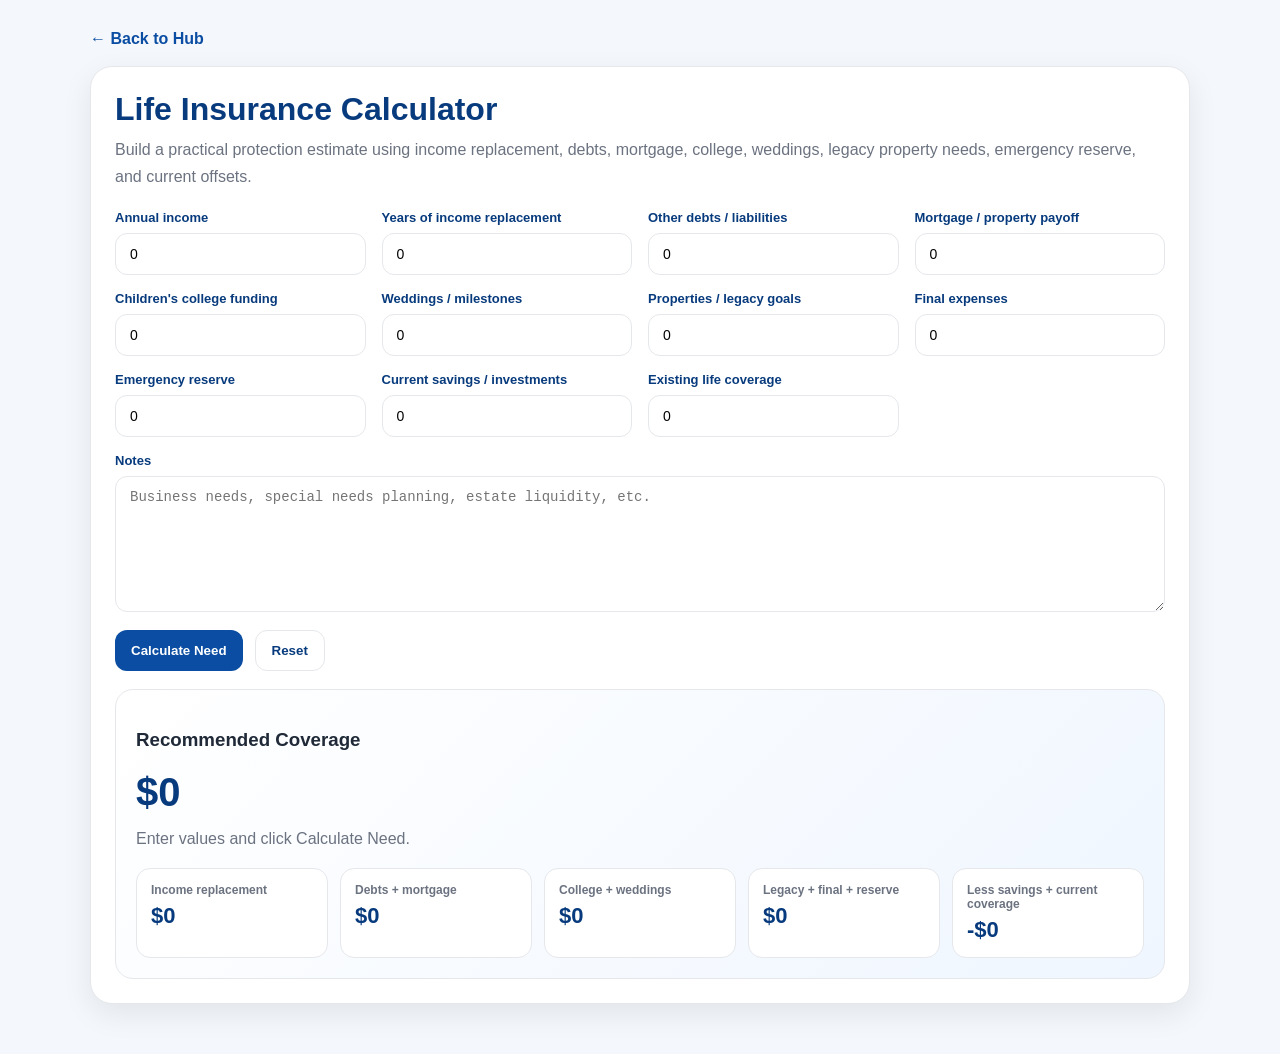
<file: tools/index.html>
<!DOCTYPE html>
<html lang="en">
<head>
  <meta charset="UTF-8" />
  <meta name="viewport" content="width=device-width, initial-scale=1.0" />
  <title>Life Insurance Calculator</title>
  <style>
    body{font-family:Arial,Helvetica,sans-serif;margin:0;background:#f4f7fb;color:#1f2937}
    .shell{max-width:1100px;margin:0 auto;padding:30px 20px 50px}
    .back{display:inline-block;margin-bottom:18px;color:#0A4DA2;text-decoration:none;font-weight:700}
    .hero{background:#fff;border:1px solid #e5e7eb;border-radius:22px;padding:24px;box-shadow:0 10px 30px rgba(0,0,0,.08)}
    .hero h1{margin:0 0 8px;color:#083b7d}
    .hero p{margin:0;color:#6b7280;line-height:1.7}
    .grid{display:grid;grid-template-columns:repeat(auto-fit,minmax(220px,1fr));gap:16px;margin-top:20px}
    .field{display:flex;flex-direction:column;gap:8px}
    .field label{font-size:13px;font-weight:700;color:#083b7d}
    .field input,.field textarea{border:1px solid #e5e7eb;border-radius:12px;padding:12px 14px;font-size:14px}
    .field textarea{min-height:110px;resize:vertical}
    .actions{display:flex;gap:12px;flex-wrap:wrap;margin-top:18px}
    .btn{display:inline-flex;align-items:center;justify-content:center;padding:12px 16px;border-radius:12px;border:none;cursor:pointer;font-weight:700}
    .primary{background:#0A4DA2;color:#fff}
    .secondary{background:#fff;color:#083b7d;border:1px solid #e5e7eb}
    .result{margin-top:18px;background:linear-gradient(135deg,#fff,#eff6ff);border:1px solid #e5e7eb;border-radius:18px;padding:20px}
    .amount{font-size:40px;font-weight:800;color:#083b7d;margin:10px 0}
    .breakdown{display:grid;grid-template-columns:repeat(auto-fit,minmax(180px,1fr));gap:12px;margin-top:16px}
    .piece{background:#fff;border:1px solid #e5e7eb;border-radius:14px;padding:14px}
    .piece strong{display:block;font-size:12px;color:#6b7280;margin-bottom:6px}
    .piece span{font-size:22px;font-weight:800;color:#083b7d}
  </style>
</head>
<body>
  <div class="shell">
    <a class="back" href="../../index.html">← Back to Hub</a>

    <div class="hero">
      <h1>Life Insurance Calculator</h1>
      <p>Build a practical protection estimate using income replacement, debts, mortgage, college, weddings, legacy property needs, emergency reserve, and current offsets.</p>

      <div class="grid">
        <div class="field"><label for="income">Annual income</label><input type="number" id="income" value="0"></div>
        <div class="field"><label for="years">Years of income replacement</label><input type="number" id="years" value="0"></div>
        <div class="field"><label for="debts">Other debts / liabilities</label><input type="number" id="debts" value="0"></div>
        <div class="field"><label for="mortgage">Mortgage / property payoff</label><input type="number" id="mortgage" value="0"></div>
        <div class="field"><label for="college">Children's college funding</label><input type="number" id="college" value="0"></div>
        <div class="field"><label for="weddings">Weddings / milestones</label><input type="number" id="weddings" value="0"></div>
        <div class="field"><label for="legacy">Properties / legacy goals</label><input type="number" id="legacy" value="0"></div>
        <div class="field"><label for="final">Final expenses</label><input type="number" id="final" value="0"></div>
        <div class="field"><label for="reserve">Emergency reserve</label><input type="number" id="reserve" value="0"></div>
        <div class="field"><label for="savings">Current savings / investments</label><input type="number" id="savings" value="0"></div>
        <div class="field"><label for="coverage">Existing life coverage</label><input type="number" id="coverage" value="0"></div>
        <div class="field" style="grid-column:1/-1"><label for="notes">Notes</label><textarea id="notes" placeholder="Business needs, special needs planning, estate liquidity, etc."></textarea></div>
      </div>

      <div class="actions">
        <button class="btn primary" type="button" onclick="calculateLife()">Calculate Need</button>
        <button class="btn secondary" type="button" onclick="resetLife()">Reset</button>
      </div>

      <div class="result">
        <h3>Recommended Coverage</h3>
        <div class="amount" id="lifeTotal">$0</div>
        <p id="lifeSummary">Enter values and click Calculate Need.</p>

        <div class="breakdown">
          <div class="piece"><strong>Income replacement</strong><span id="bdIncome">$0</span></div>
          <div class="piece"><strong>Debts + mortgage</strong><span id="bdDebt">$0</span></div>
          <div class="piece"><strong>College + weddings</strong><span id="bdKids">$0</span></div>
          <div class="piece"><strong>Legacy + final + reserve</strong><span id="bdOther">$0</span></div>
          <div class="piece"><strong>Less savings + current coverage</strong><span id="bdOffsets">-$0</span></div>
        </div>
      </div>
    </div>
  </div>

  <script>
    function money(n){ return '$' + Number(n || 0).toLocaleString(); }

    function calculateLife(){
      const income = Number(document.getElementById('income').value) || 0;
      const years = Number(document.getElementById('years').value) || 0;
      const debts = Number(document.getElementById('debts').value) || 0;
      const mortgage = Number(document.getElementById('mortgage').value) || 0;
      const college = Number(document.getElementById('college').value) || 0;
      const weddings = Number(document.getElementById('weddings').value) || 0;
      const legacy = Number(document.getElementById('legacy').value) || 0;
      const final = Number(document.getElementById('final').value) || 0;
      const reserve = Number(document.getElementById('reserve').value) || 0;
      const savings = Number(document.getElementById('savings').value) || 0;
      const coverage = Number(document.getElementById('coverage').value) || 0;

      const incomeNeed = income * years;
      const debtNeed = debts + mortgage;
      const kidsNeed = college + weddings;
      const otherNeed = legacy + final + reserve;
      const offsets = savings + coverage;
      const total = Math.max(0, incomeNeed + debtNeed + kidsNeed + otherNeed - offsets);

      document.getElementById('lifeTotal').textContent = money(total);
      document.getElementById('lifeSummary').textContent =
        total > 0
          ? 'This is a planning estimate to guide your protection conversation.'
          : 'Enter values and click Calculate Need.';
      document.getElementById('bdIncome').textContent = money(incomeNeed);
      document.getElementById('bdDebt').textContent = money(debtNeed);
      document.getElementById('bdKids').textContent = money(kidsNeed);
      document.getElementById('bdOther').textContent = money(otherNeed);
      document.getElementById('bdOffsets').textContent = '-' + money(offsets).replace('$','');
    }

    function resetLife(){
      ['income','years','debts','mortgage','college','weddings','legacy','final','reserve','savings','coverage'].forEach(id => {
        document.getElementById(id).value = 0;
      });
      document.getElementById('notes').value = '';
      document.getElementById('lifeTotal').textContent = '$0';
      document.getElementById('lifeSummary').textContent = 'Enter values and click Calculate Need.';
      document.getElementById('bdIncome').textContent = '$0';
      document.getElementById('bdDebt').textContent = '$0';
      document.getElementById('bdKids').textContent = '$0';
      document.getElementById('bdOther').textContent = '$0';
      document.getElementById('bdOffsets').textContent = '-$0';
    }
  </script>
</body>
</html>
</file>
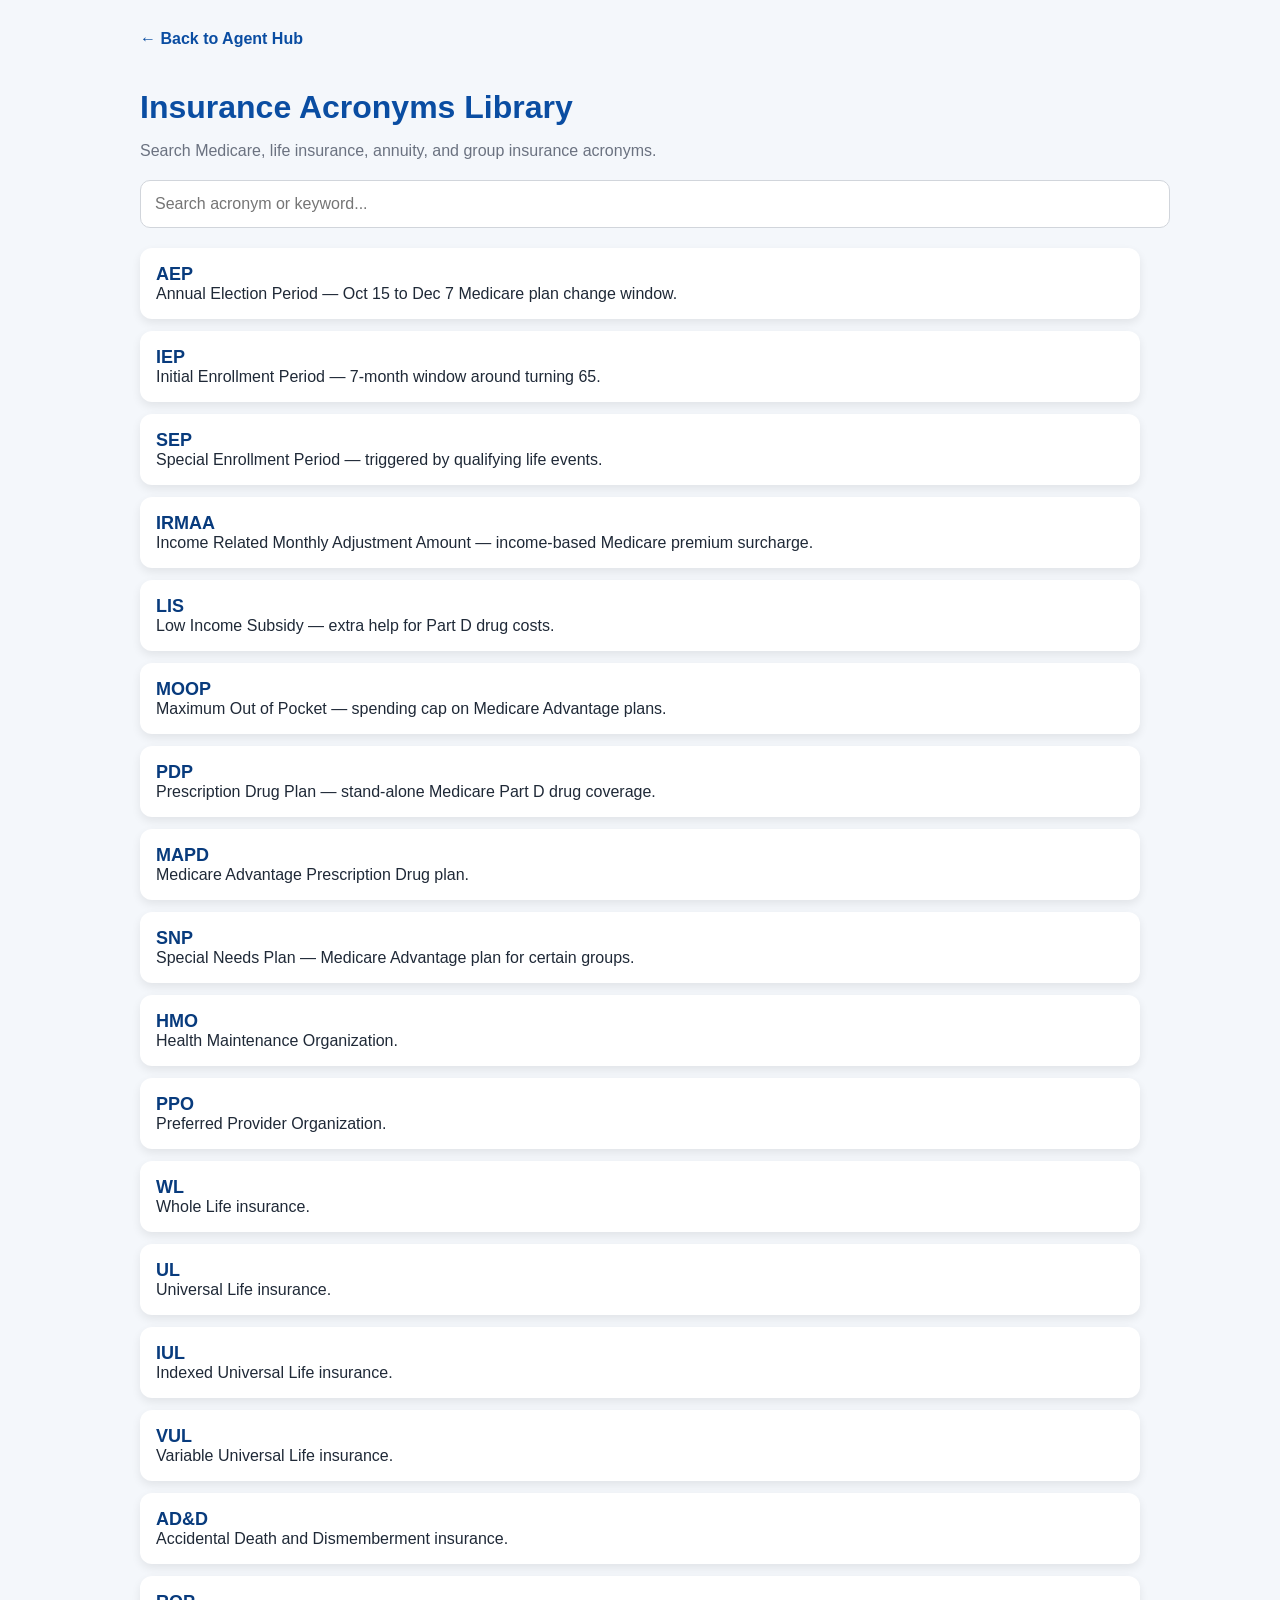
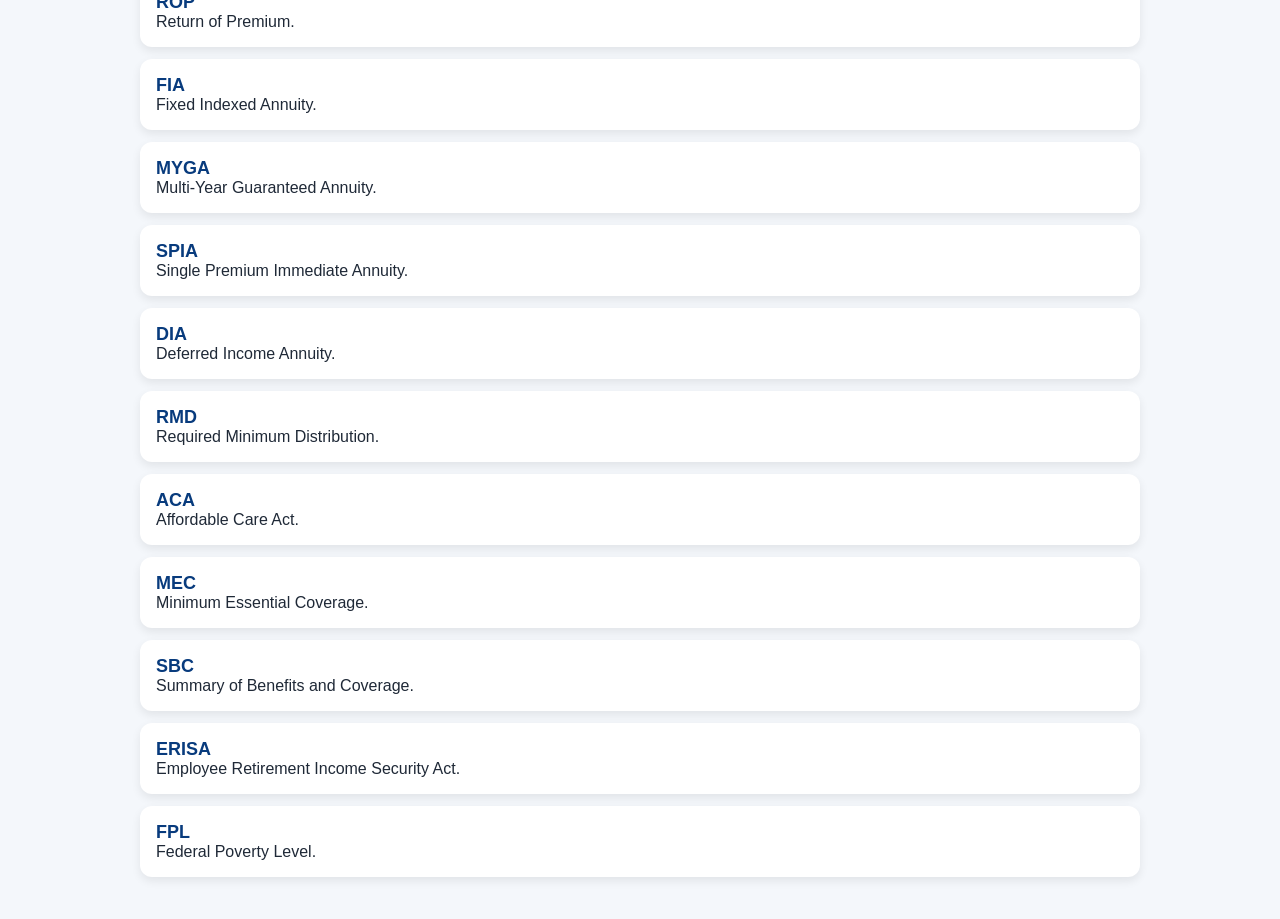
<file: tools/acronyms-library/index.html>
<!DOCTYPE html>
<html>
<head>
  <meta charset="UTF-8">
  <meta name="viewport" content="width=device-width, initial-scale=1.0">
  <title>Insurance Acronyms Library</title>
  <style>
    body{
      font-family:Arial, Helvetica, sans-serif;
      background:#f4f7fb;
      margin:0;
      padding:30px;
      color:#1f2937;
    }
    .wrap{
      max-width:1000px;
      margin:0 auto;
    }
    h1{
      color:#0A4DA2;
      margin-bottom:10px;
    }
    p{
      color:#6b7280;
      margin-bottom:20px;
    }
    input{
      width:100%;
      padding:14px;
      border:1px solid #d1d5db;
      border-radius:10px;
      margin-bottom:20px;
      font-size:16px;
    }
    .term{
      background:white;
      padding:16px;
      border-radius:12px;
      margin-bottom:12px;
      box-shadow:0 4px 10px rgba(0,0,0,.08);
    }
    .term strong{
      font-size:18px;
      color:#083b7d;
    }
    .back{
      display:inline-block;
      margin-bottom:20px;
      color:#0A4DA2;
      text-decoration:none;
      font-weight:bold;
    }
  </style>
</head>
<body>
  <div class="wrap">
    <a class="back" href="../../index.html">← Back to Agent Hub</a>
    <h1>Insurance Acronyms Library</h1>
    <p>Search Medicare, life insurance, annuity, and group insurance acronyms.</p>

    <input type="text" id="search" placeholder="Search acronym or keyword..." onkeyup="searchTerms()">

    <div id="terms">
      <div class="term"><strong>AEP</strong><br>Annual Election Period — Oct 15 to Dec 7 Medicare plan change window.</div>
      <div class="term"><strong>IEP</strong><br>Initial Enrollment Period — 7-month window around turning 65.</div>
      <div class="term"><strong>SEP</strong><br>Special Enrollment Period — triggered by qualifying life events.</div>
      <div class="term"><strong>IRMAA</strong><br>Income Related Monthly Adjustment Amount — income-based Medicare premium surcharge.</div>
      <div class="term"><strong>LIS</strong><br>Low Income Subsidy — extra help for Part D drug costs.</div>
      <div class="term"><strong>MOOP</strong><br>Maximum Out of Pocket — spending cap on Medicare Advantage plans.</div>
      <div class="term"><strong>PDP</strong><br>Prescription Drug Plan — stand-alone Medicare Part D drug coverage.</div>
      <div class="term"><strong>MAPD</strong><br>Medicare Advantage Prescription Drug plan.</div>
      <div class="term"><strong>SNP</strong><br>Special Needs Plan — Medicare Advantage plan for certain groups.</div>
      <div class="term"><strong>HMO</strong><br>Health Maintenance Organization.</div>
      <div class="term"><strong>PPO</strong><br>Preferred Provider Organization.</div>
      <div class="term"><strong>WL</strong><br>Whole Life insurance.</div>
      <div class="term"><strong>UL</strong><br>Universal Life insurance.</div>
      <div class="term"><strong>IUL</strong><br>Indexed Universal Life insurance.</div>
      <div class="term"><strong>VUL</strong><br>Variable Universal Life insurance.</div>
      <div class="term"><strong>AD&D</strong><br>Accidental Death and Dismemberment insurance.</div>
      <div class="term"><strong>ROP</strong><br>Return of Premium.</div>
      <div class="term"><strong>FIA</strong><br>Fixed Indexed Annuity.</div>
      <div class="term"><strong>MYGA</strong><br>Multi-Year Guaranteed Annuity.</div>
      <div class="term"><strong>SPIA</strong><br>Single Premium Immediate Annuity.</div>
      <div class="term"><strong>DIA</strong><br>Deferred Income Annuity.</div>
      <div class="term"><strong>RMD</strong><br>Required Minimum Distribution.</div>
      <div class="term"><strong>ACA</strong><br>Affordable Care Act.</div>
      <div class="term"><strong>MEC</strong><br>Minimum Essential Coverage.</div>
      <div class="term"><strong>SBC</strong><br>Summary of Benefits and Coverage.</div>
      <div class="term"><strong>ERISA</strong><br>Employee Retirement Income Security Act.</div>
      <div class="term"><strong>FPL</strong><br>Federal Poverty Level.</div>
    </div>
  </div>

  <script>
    function searchTerms(){
      let input = document.getElementById("search").value.toLowerCase();
      let terms = document.getElementsByClassName("term");

      for(let i = 0; i < terms.length; i++){
        if(terms[i].innerText.toLowerCase().includes(input)){
          terms[i].style.display = "block";
        } else {
          terms[i].style.display = "none";
        }
      }
    }
  </script>
</body>
</html>
</file>
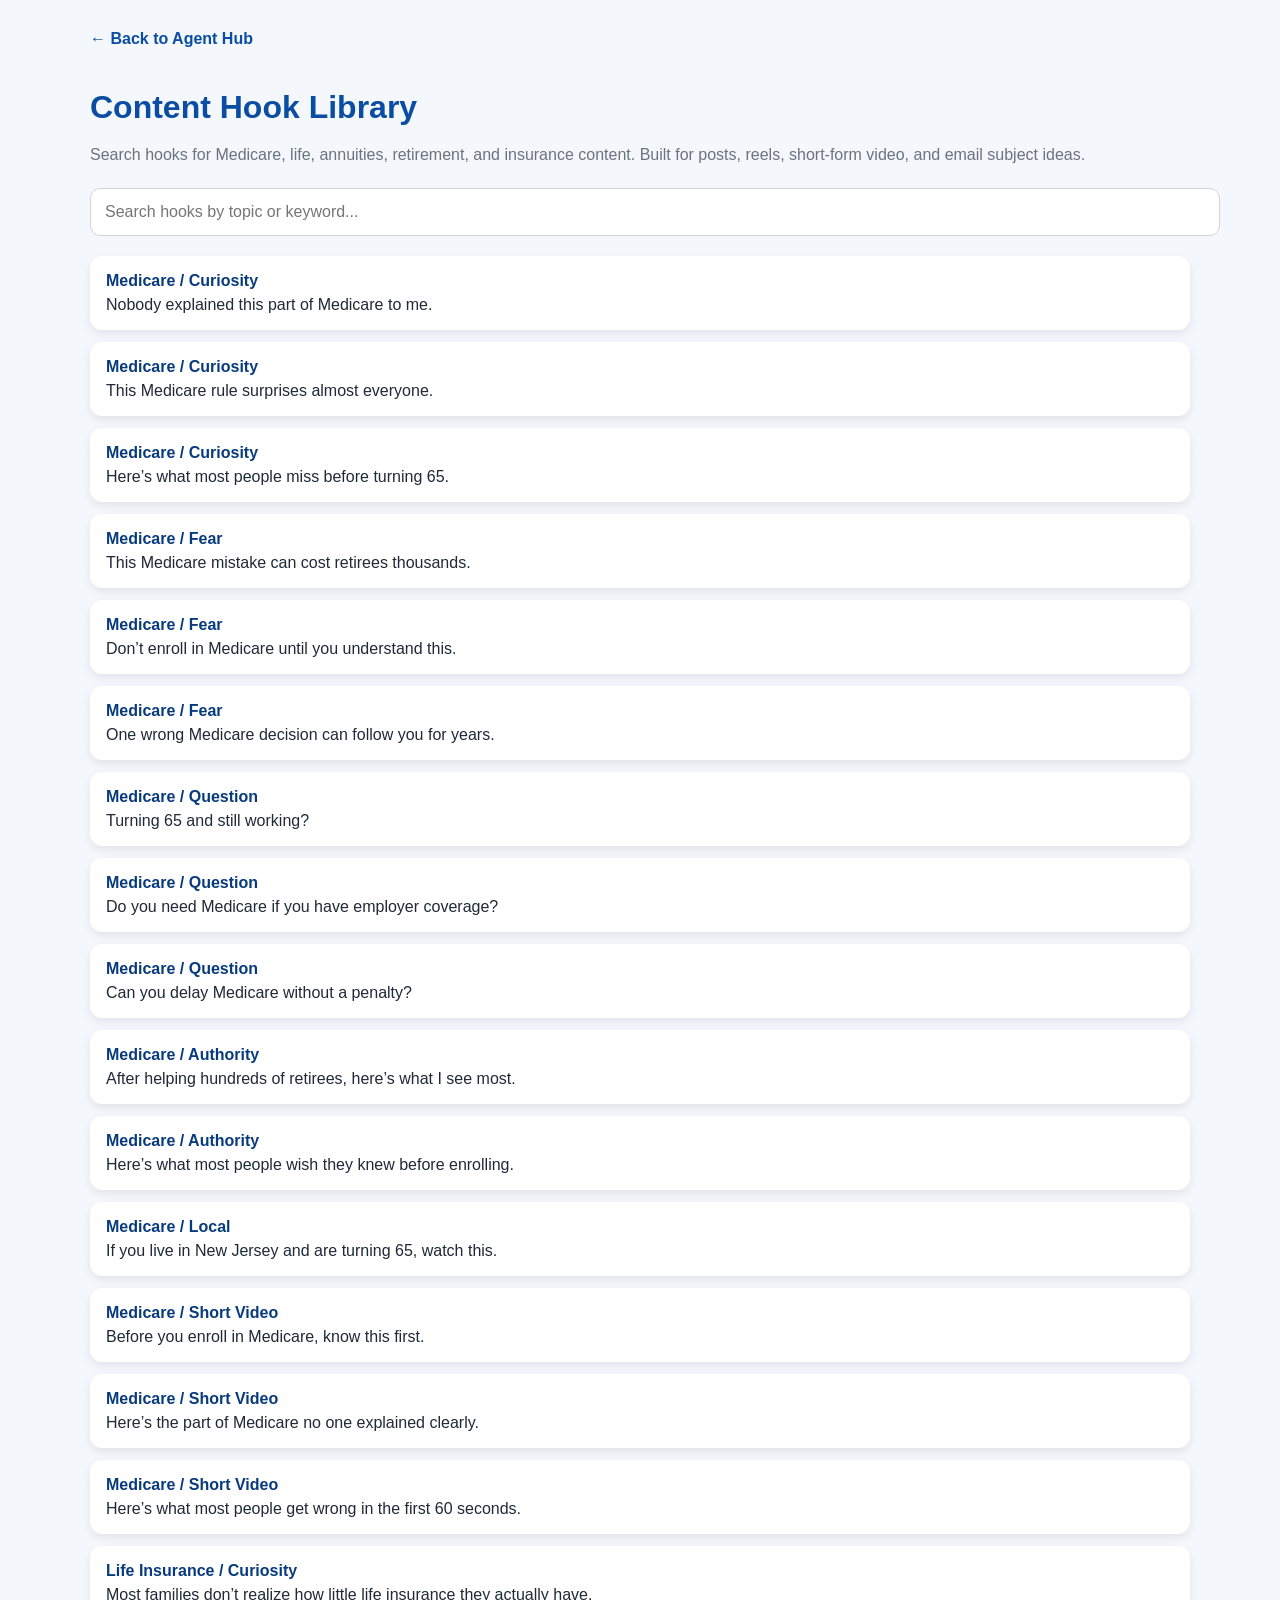
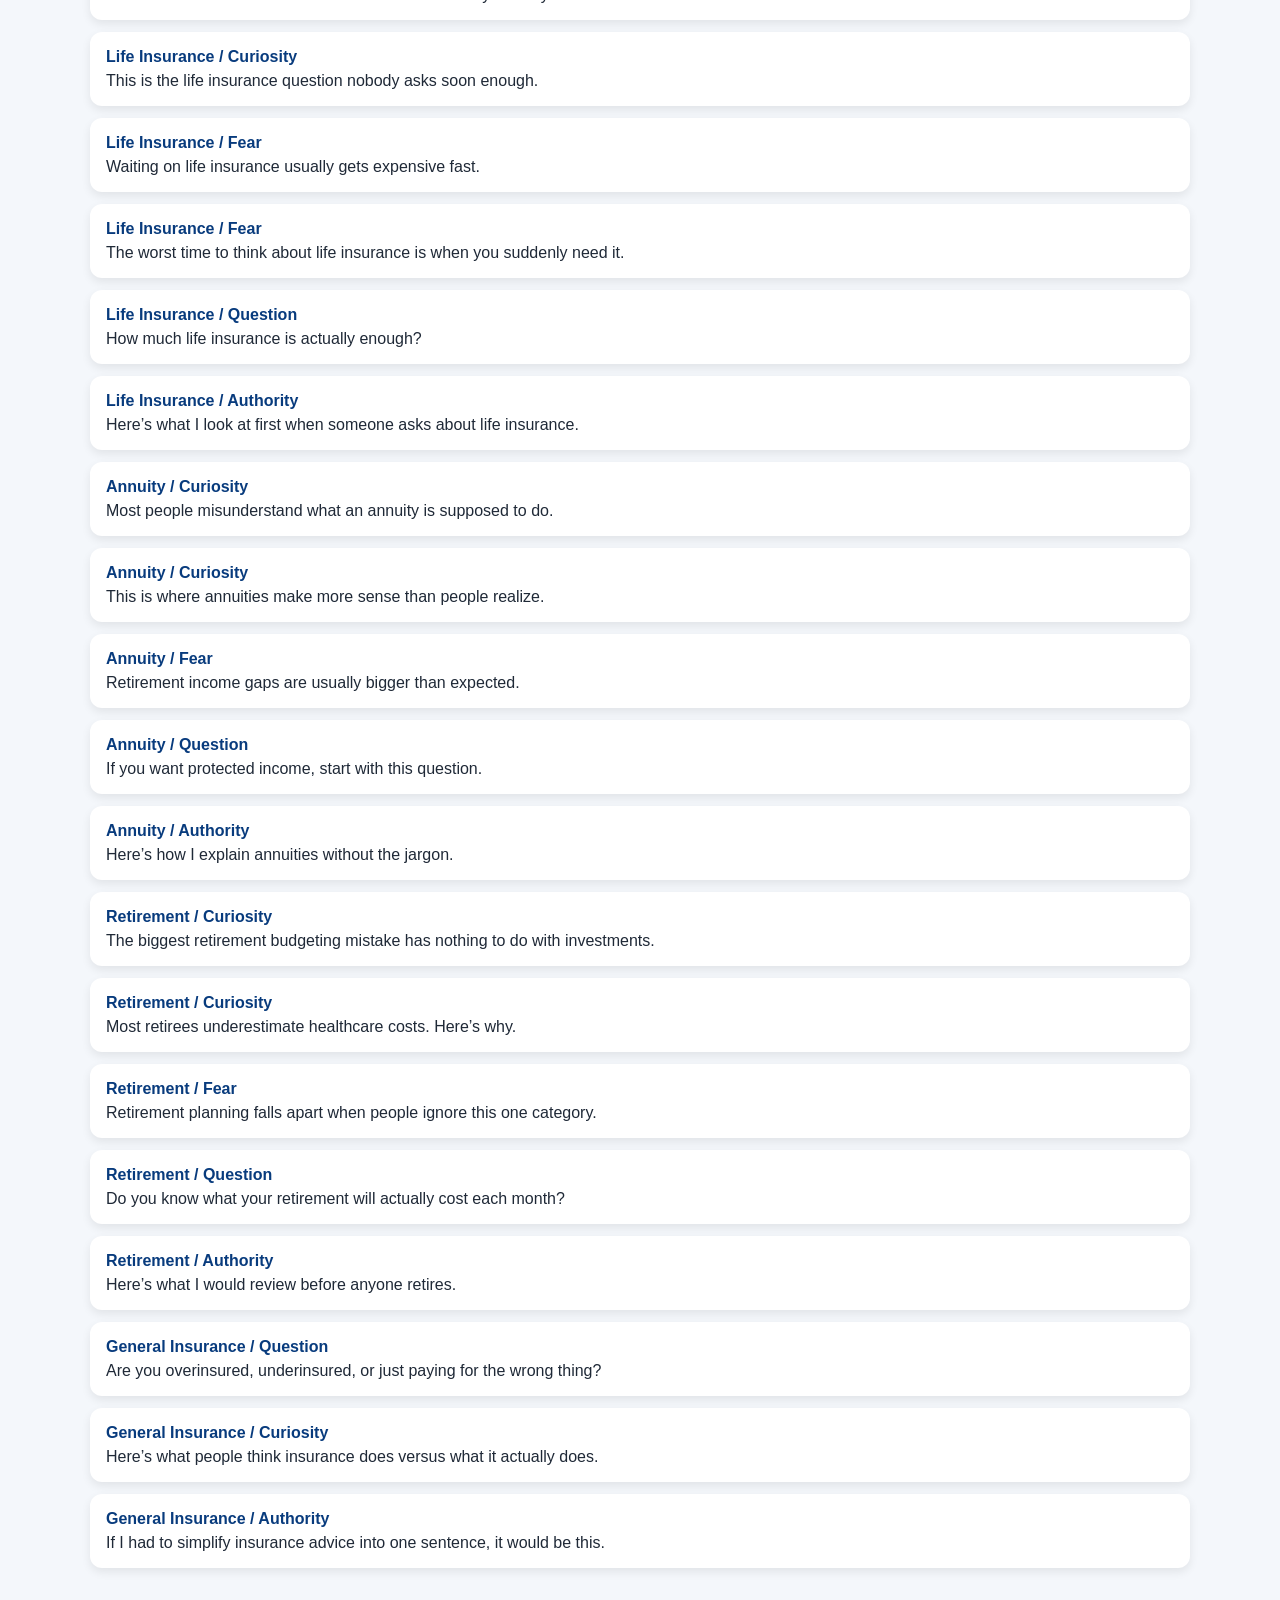
<file: tools/hook-library/index.html>
<!DOCTYPE html>
<html>
<head>
  <meta charset="UTF-8">
  <meta name="viewport" content="width=device-width, initial-scale=1.0">
  <title>Content Hook Library</title>
  <style>
    body{font-family:Arial, Helvetica, sans-serif;background:#f4f7fb;margin:0;padding:30px;color:#1f2937}
    .wrap{max-width:1100px;margin:0 auto}
    h1{color:#0A4DA2;margin-bottom:10px}
    p{color:#6b7280;margin-bottom:20px;line-height:1.6}
    input{width:100%;padding:14px;border:1px solid #d1d5db;border-radius:10px;margin-bottom:20px;font-size:16px}
    .hook{background:white;padding:16px;border-radius:12px;margin-bottom:12px;box-shadow:0 4px 10px rgba(0,0,0,.08)}
    .hook strong{color:#083b7d;display:block;margin-bottom:6px}
    .back{display:inline-block;margin-bottom:20px;color:#0A4DA2;text-decoration:none;font-weight:bold}
  </style>
</head>
<body>
  <div class="wrap">
    <a class="back" href="../../index.html">← Back to Agent Hub</a>
    <h1>Content Hook Library</h1>
    <p>Search hooks for Medicare, life, annuities, retirement, and insurance content. Built for posts, reels, short-form video, and email subject ideas.</p>

    <input type="text" id="search" placeholder="Search hooks by topic or keyword..." onkeyup="searchHooks()">

    <div id="hooks">
      <div class="hook"><strong>Medicare / Curiosity</strong>Nobody explained this part of Medicare to me.</div>
      <div class="hook"><strong>Medicare / Curiosity</strong>This Medicare rule surprises almost everyone.</div>
      <div class="hook"><strong>Medicare / Curiosity</strong>Here’s what most people miss before turning 65.</div>
      <div class="hook"><strong>Medicare / Fear</strong>This Medicare mistake can cost retirees thousands.</div>
      <div class="hook"><strong>Medicare / Fear</strong>Don’t enroll in Medicare until you understand this.</div>
      <div class="hook"><strong>Medicare / Fear</strong>One wrong Medicare decision can follow you for years.</div>
      <div class="hook"><strong>Medicare / Question</strong>Turning 65 and still working?</div>
      <div class="hook"><strong>Medicare / Question</strong>Do you need Medicare if you have employer coverage?</div>
      <div class="hook"><strong>Medicare / Question</strong>Can you delay Medicare without a penalty?</div>
      <div class="hook"><strong>Medicare / Authority</strong>After helping hundreds of retirees, here’s what I see most.</div>
      <div class="hook"><strong>Medicare / Authority</strong>Here’s what most people wish they knew before enrolling.</div>
      <div class="hook"><strong>Medicare / Local</strong>If you live in New Jersey and are turning 65, watch this.</div>
      <div class="hook"><strong>Medicare / Short Video</strong>Before you enroll in Medicare, know this first.</div>
      <div class="hook"><strong>Medicare / Short Video</strong>Here’s the part of Medicare no one explained clearly.</div>
      <div class="hook"><strong>Medicare / Short Video</strong>Here’s what most people get wrong in the first 60 seconds.</div>

      <div class="hook"><strong>Life Insurance / Curiosity</strong>Most families don’t realize how little life insurance they actually have.</div>
      <div class="hook"><strong>Life Insurance / Curiosity</strong>This is the life insurance question nobody asks soon enough.</div>
      <div class="hook"><strong>Life Insurance / Fear</strong>Waiting on life insurance usually gets expensive fast.</div>
      <div class="hook"><strong>Life Insurance / Fear</strong>The worst time to think about life insurance is when you suddenly need it.</div>
      <div class="hook"><strong>Life Insurance / Question</strong>How much life insurance is actually enough?</div>
      <div class="hook"><strong>Life Insurance / Authority</strong>Here’s what I look at first when someone asks about life insurance.</div>

      <div class="hook"><strong>Annuity / Curiosity</strong>Most people misunderstand what an annuity is supposed to do.</div>
      <div class="hook"><strong>Annuity / Curiosity</strong>This is where annuities make more sense than people realize.</div>
      <div class="hook"><strong>Annuity / Fear</strong>Retirement income gaps are usually bigger than expected.</div>
      <div class="hook"><strong>Annuity / Question</strong>If you want protected income, start with this question.</div>
      <div class="hook"><strong>Annuity / Authority</strong>Here’s how I explain annuities without the jargon.</div>

      <div class="hook"><strong>Retirement / Curiosity</strong>The biggest retirement budgeting mistake has nothing to do with investments.</div>
      <div class="hook"><strong>Retirement / Curiosity</strong>Most retirees underestimate healthcare costs. Here’s why.</div>
      <div class="hook"><strong>Retirement / Fear</strong>Retirement planning falls apart when people ignore this one category.</div>
      <div class="hook"><strong>Retirement / Question</strong>Do you know what your retirement will actually cost each month?</div>
      <div class="hook"><strong>Retirement / Authority</strong>Here’s what I would review before anyone retires.</div>

      <div class="hook"><strong>General Insurance / Question</strong>Are you overinsured, underinsured, or just paying for the wrong thing?</div>
      <div class="hook"><strong>General Insurance / Curiosity</strong>Here’s what people think insurance does versus what it actually does.</div>
      <div class="hook"><strong>General Insurance / Authority</strong>If I had to simplify insurance advice into one sentence, it would be this.</div>
    </div>
  </div>

  <script>
    function searchHooks(){
      let input = document.getElementById("search").value.toLowerCase();
      let hooks = document.getElementsByClassName("hook");

      for(let i = 0; i < hooks.length; i++){
        if(hooks[i].innerText.toLowerCase().includes(input)){
          hooks[i].style.display = "block";
        } else {
          hooks[i].style.display = "none";
        }
      }
    }
  </script>
</body>
</html>
</file>
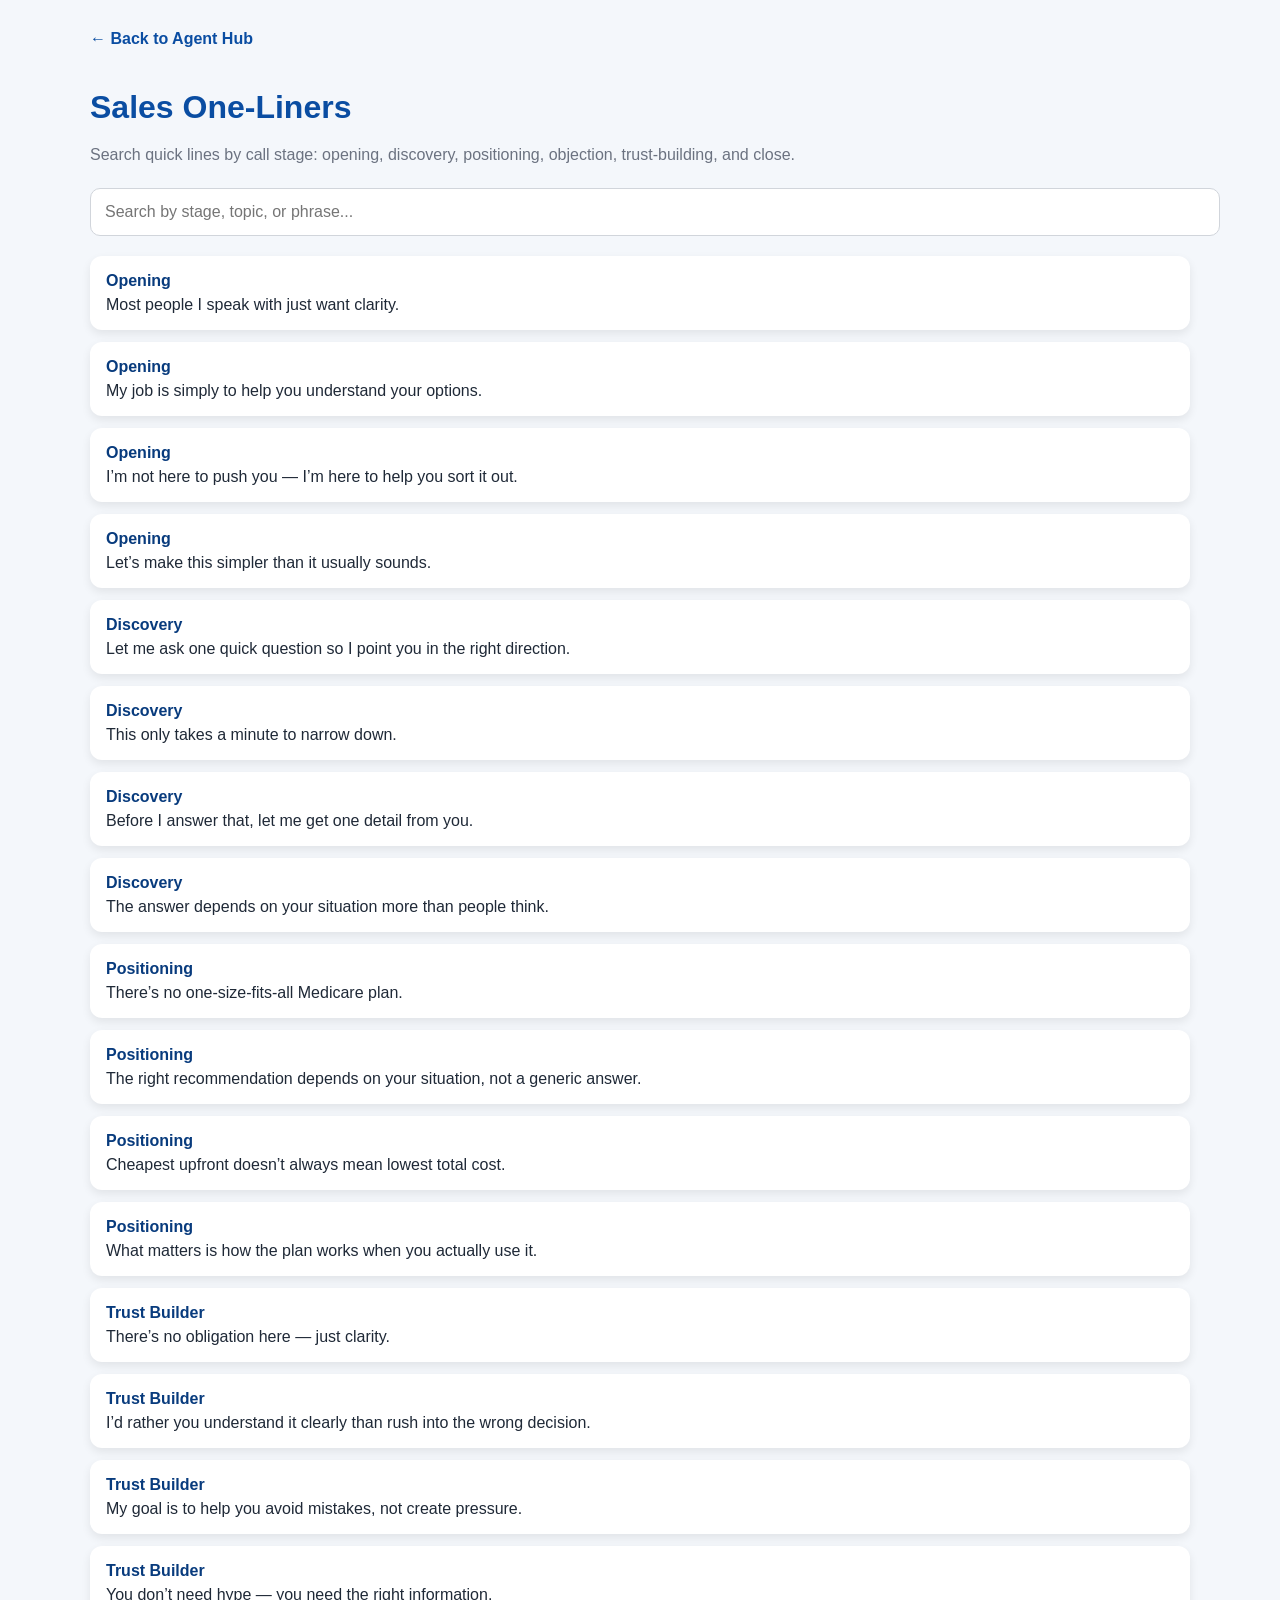
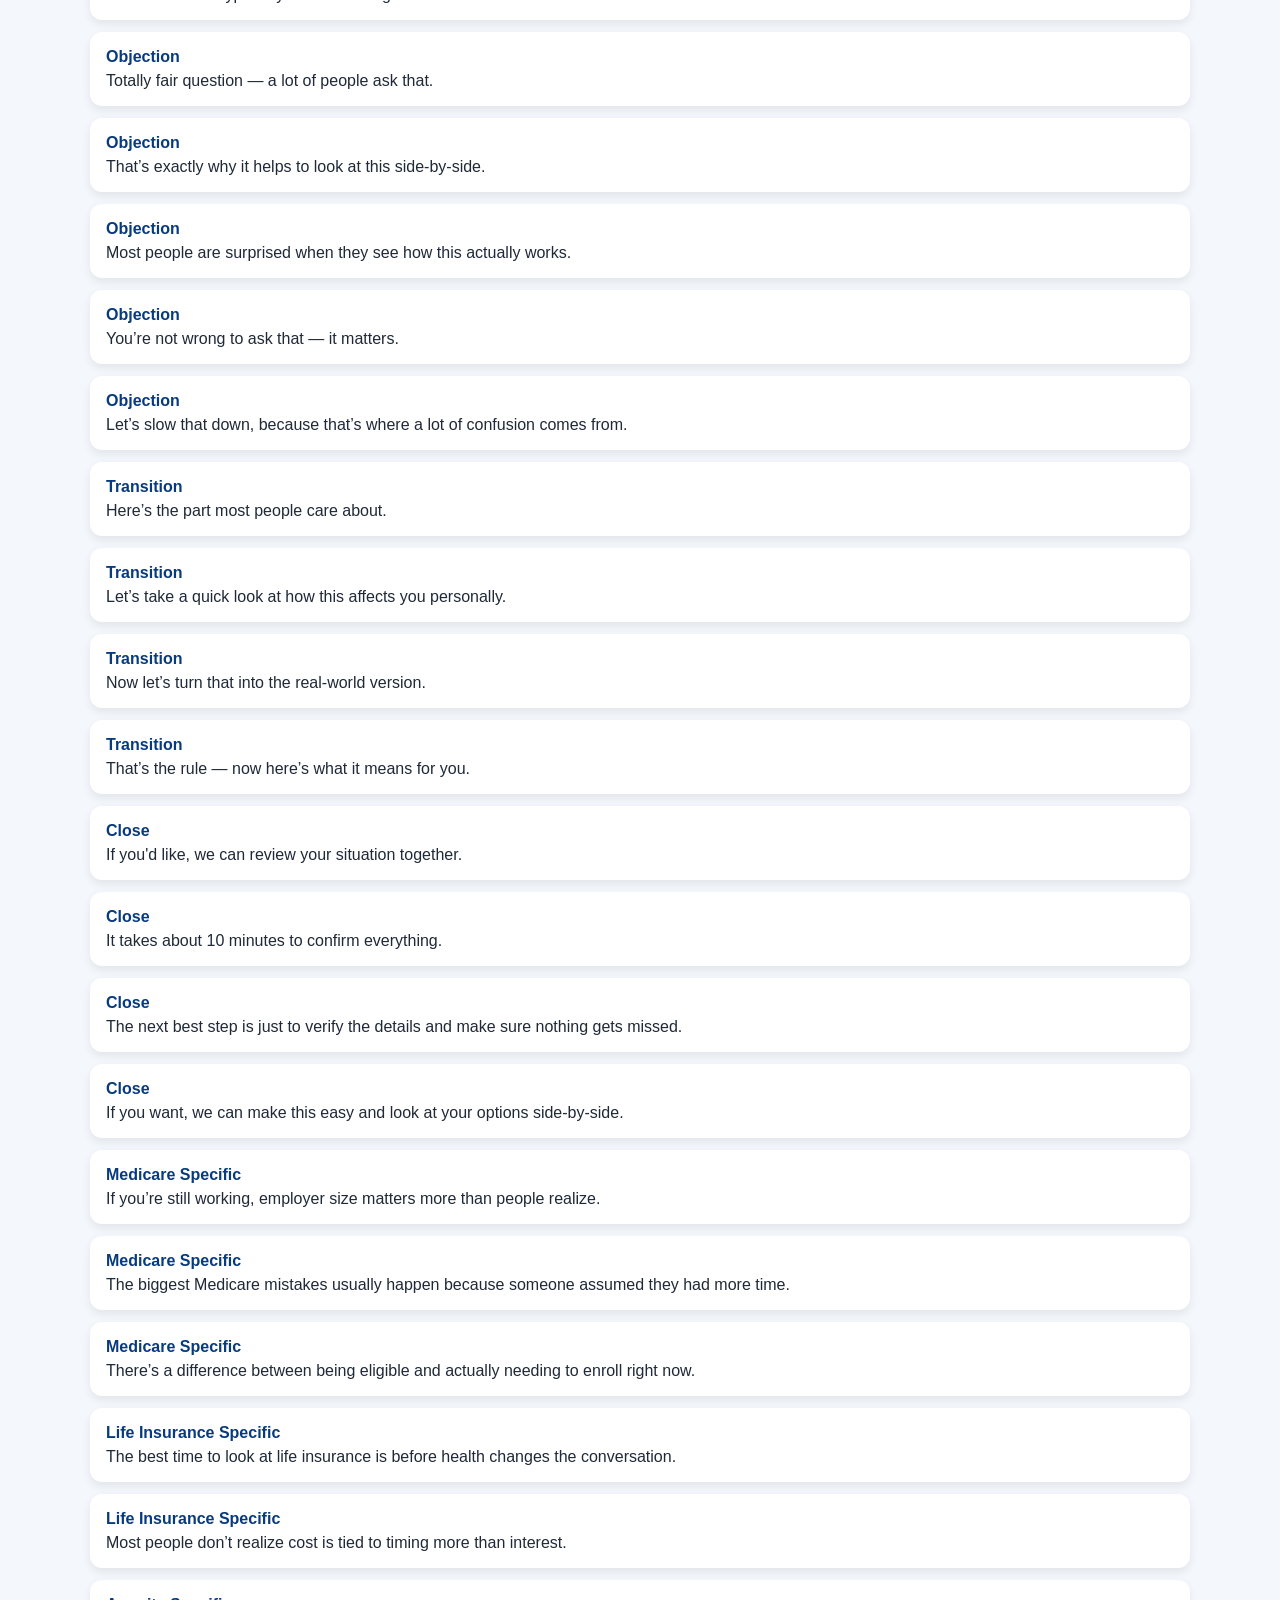
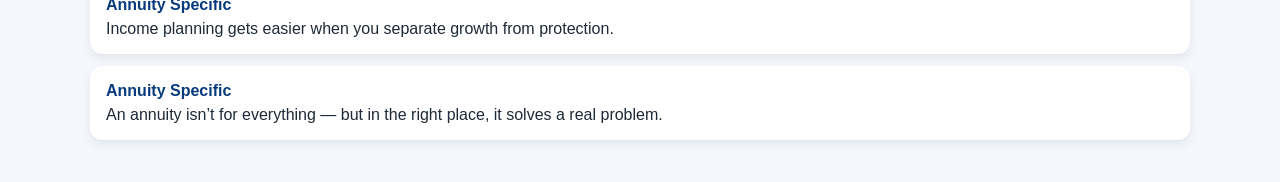
<file: tools/sales-one-liners/index.html>
<!DOCTYPE html>
<html>
<head>
  <meta charset="UTF-8">
  <meta name="viewport" content="width=device-width, initial-scale=1.0">
  <title>Sales One-Liners</title>
  <style>
    body{font-family:Arial, Helvetica, sans-serif;background:#f4f7fb;margin:0;padding:30px;color:#1f2937}
    .wrap{max-width:1100px;margin:0 auto}
    h1{color:#0A4DA2;margin-bottom:10px}
    p{color:#6b7280;margin-bottom:20px;line-height:1.6}
    input{width:100%;padding:14px;border:1px solid #d1d5db;border-radius:10px;margin-bottom:20px;font-size:16px}
    .line{background:white;padding:16px;border-radius:12px;margin-bottom:12px;box-shadow:0 4px 10px rgba(0,0,0,.08)}
    .line strong{color:#083b7d;display:block;margin-bottom:6px}
    .back{display:inline-block;margin-bottom:20px;color:#0A4DA2;text-decoration:none;font-weight:bold}
  </style>
</head>
<body>
  <div class="wrap">
    <a class="back" href="../../index.html">← Back to Agent Hub</a>
    <h1>Sales One-Liners</h1>
    <p>Search quick lines by call stage: opening, discovery, positioning, objection, trust-building, and close.</p>

    <input type="text" id="search" placeholder="Search by stage, topic, or phrase..." onkeyup="searchLines()">

    <div id="lines">
      <div class="line"><strong>Opening</strong>Most people I speak with just want clarity.</div>
      <div class="line"><strong>Opening</strong>My job is simply to help you understand your options.</div>
      <div class="line"><strong>Opening</strong>I’m not here to push you — I’m here to help you sort it out.</div>
      <div class="line"><strong>Opening</strong>Let’s make this simpler than it usually sounds.</div>

      <div class="line"><strong>Discovery</strong>Let me ask one quick question so I point you in the right direction.</div>
      <div class="line"><strong>Discovery</strong>This only takes a minute to narrow down.</div>
      <div class="line"><strong>Discovery</strong>Before I answer that, let me get one detail from you.</div>
      <div class="line"><strong>Discovery</strong>The answer depends on your situation more than people think.</div>

      <div class="line"><strong>Positioning</strong>There’s no one-size-fits-all Medicare plan.</div>
      <div class="line"><strong>Positioning</strong>The right recommendation depends on your situation, not a generic answer.</div>
      <div class="line"><strong>Positioning</strong>Cheapest upfront doesn’t always mean lowest total cost.</div>
      <div class="line"><strong>Positioning</strong>What matters is how the plan works when you actually use it.</div>

      <div class="line"><strong>Trust Builder</strong>There’s no obligation here — just clarity.</div>
      <div class="line"><strong>Trust Builder</strong>I’d rather you understand it clearly than rush into the wrong decision.</div>
      <div class="line"><strong>Trust Builder</strong>My goal is to help you avoid mistakes, not create pressure.</div>
      <div class="line"><strong>Trust Builder</strong>You don’t need hype — you need the right information.</div>

      <div class="line"><strong>Objection</strong>Totally fair question — a lot of people ask that.</div>
      <div class="line"><strong>Objection</strong>That’s exactly why it helps to look at this side-by-side.</div>
      <div class="line"><strong>Objection</strong>Most people are surprised when they see how this actually works.</div>
      <div class="line"><strong>Objection</strong>You’re not wrong to ask that — it matters.</div>
      <div class="line"><strong>Objection</strong>Let’s slow that down, because that’s where a lot of confusion comes from.</div>

      <div class="line"><strong>Transition</strong>Here’s the part most people care about.</div>
      <div class="line"><strong>Transition</strong>Let’s take a quick look at how this affects you personally.</div>
      <div class="line"><strong>Transition</strong>Now let’s turn that into the real-world version.</div>
      <div class="line"><strong>Transition</strong>That’s the rule — now here’s what it means for you.</div>

      <div class="line"><strong>Close</strong>If you'd like, we can review your situation together.</div>
      <div class="line"><strong>Close</strong>It takes about 10 minutes to confirm everything.</div>
      <div class="line"><strong>Close</strong>The next best step is just to verify the details and make sure nothing gets missed.</div>
      <div class="line"><strong>Close</strong>If you want, we can make this easy and look at your options side-by-side.</div>

      <div class="line"><strong>Medicare Specific</strong>If you’re still working, employer size matters more than people realize.</div>
      <div class="line"><strong>Medicare Specific</strong>The biggest Medicare mistakes usually happen because someone assumed they had more time.</div>
      <div class="line"><strong>Medicare Specific</strong>There’s a difference between being eligible and actually needing to enroll right now.</div>

      <div class="line"><strong>Life Insurance Specific</strong>The best time to look at life insurance is before health changes the conversation.</div>
      <div class="line"><strong>Life Insurance Specific</strong>Most people don’t realize cost is tied to timing more than interest.</div>

      <div class="line"><strong>Annuity Specific</strong>Income planning gets easier when you separate growth from protection.</div>
      <div class="line"><strong>Annuity Specific</strong>An annuity isn’t for everything — but in the right place, it solves a real problem.</div>
    </div>
  </div>

  <script>
    function searchLines(){
      let input = document.getElementById("search").value.toLowerCase();
      let lines = document.getElementsByClassName("line");

      for(let i = 0; i < lines.length; i++){
        if(lines[i].innerText.toLowerCase().includes(input)){
          lines[i].style.display = "block";
        } else {
          lines[i].style.display = "none";
        }
      }
    }
  </script>
</body>
</html>
</file>
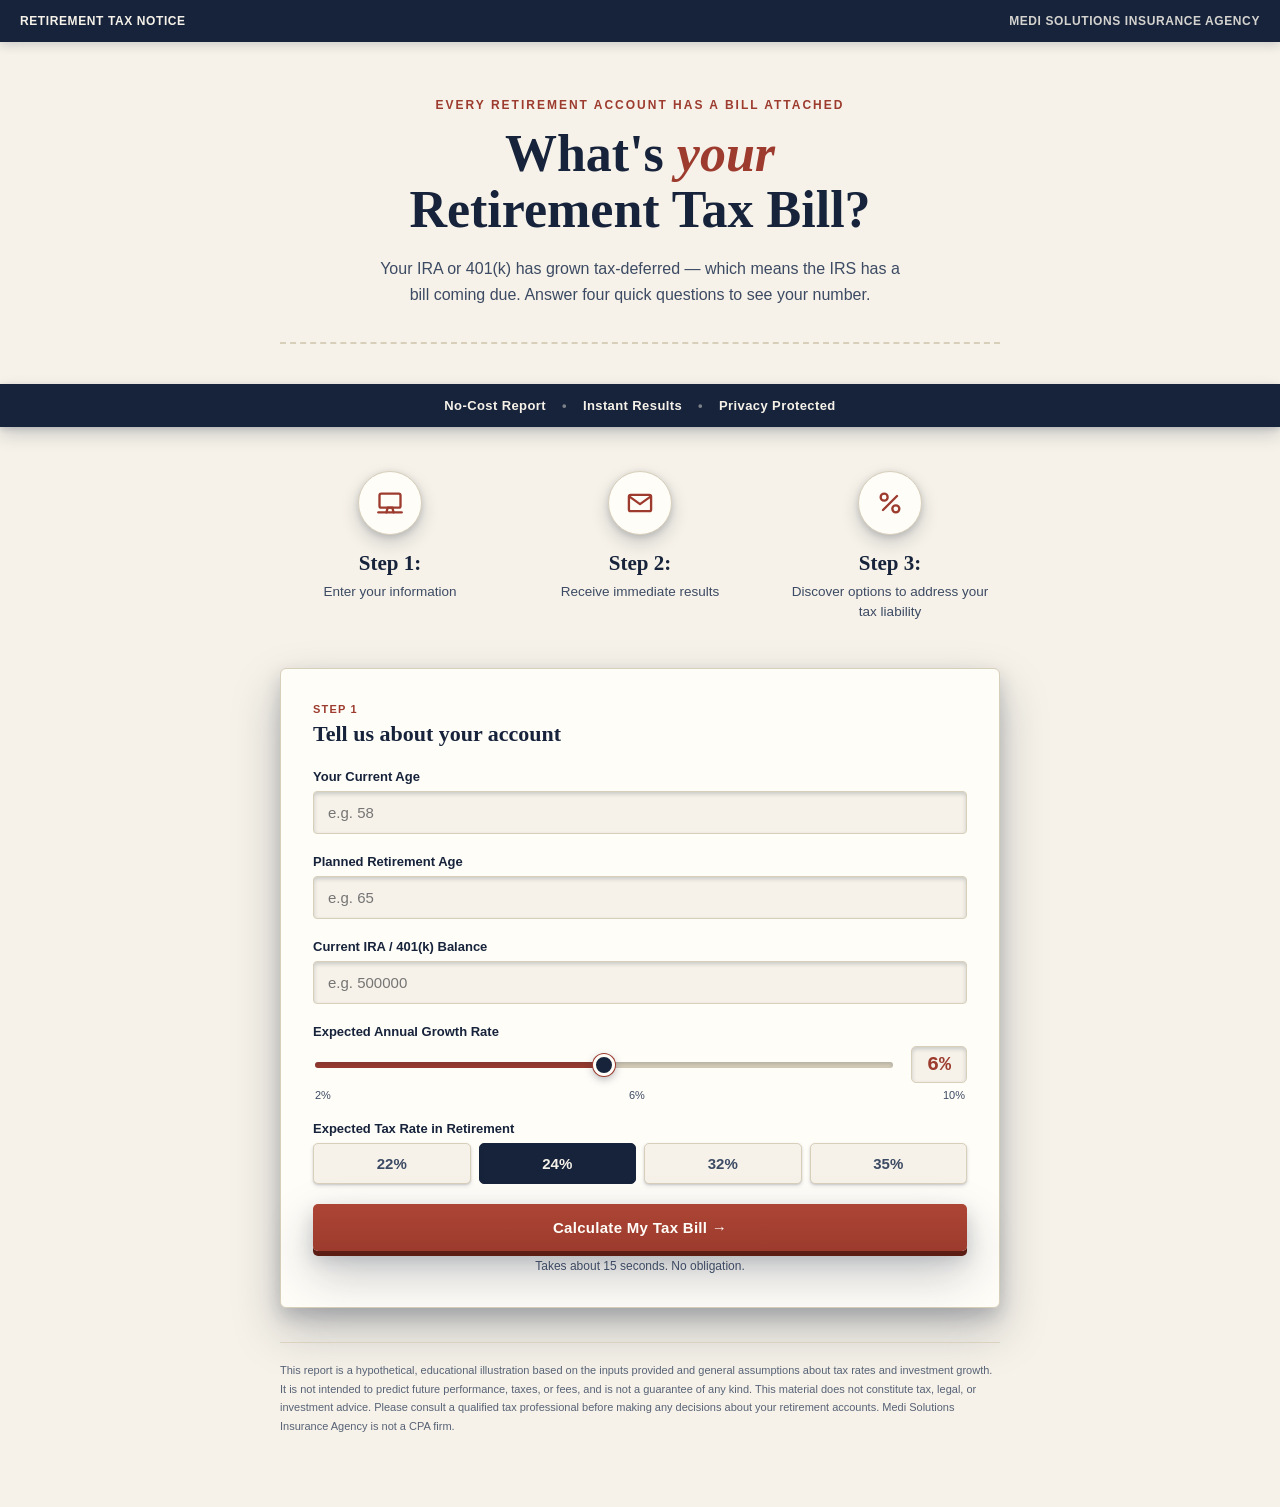
<file: retirement-tax-bill-1.html>
<!DOCTYPE html>
<html lang="en">
<head>
<meta charset="UTF-8">
<meta name="viewport" content="width=device-width, initial-scale=1.0">
<title>Your Retirement Tax Bill</title>
<style>
/* ============================================================
   BRANDING — edit these to re-theme the whole page
   ============================================================ */
:root{
  --ink:        #16233b;   /* primary dark navy — headlines, stamp */
  --ink-soft:   #3c4a63;   /* secondary text */
  --paper:      #f6f2e9;   /* page background — aged paper */
  --paper-2:    #efe9db;   /* card background */
  --line:       #d8cfba;   /* hairline rules */
  --accent:     #9c3b2e;   /* brick-red accent — stamp ink, CTA */
  --accent-2:   #c98a1c;   /* amber — secondary accent */
  --white:      #fffdf8;
  --shadow-sm:  0 2px 4px rgba(22,35,59,.12), 0 1px 2px rgba(22,35,59,.14);
  --shadow-md:  0 8px 18px rgba(22,35,59,.18), 0 2px 6px rgba(22,35,59,.16);
  --shadow-lg:  0 22px 48px rgba(22,35,59,.26), 0 8px 18px rgba(22,35,59,.18);
  --shadow-xl:  0 30px 64px rgba(22,35,59,.34), 0 10px 24px rgba(22,35,59,.22);
  --shadow-inset: inset 0 2px 4px rgba(22,35,59,.20);
}

*{box-sizing:border-box;}
html,body{margin:0;padding:0;}
body{
  background:var(--paper);
  color:var(--ink);
  font-family:"IBM Plex Sans",Arial,sans-serif;
  -webkit-font-smoothing:antialiased;
}
.serif{ font-family:"Lora","Georgia",serif; }
.mono{ font-family:"IBM Plex Mono","Courier New",monospace; }

a{color:inherit;}

.wrap{max-width:760px;margin:0 auto;padding:0 20px 70px;}

/* ---- Notice header bar ---- */
.notice-bar{
  background:var(--ink);
  color:var(--paper);
  padding:14px 20px;
  display:flex;
  justify-content:space-between;
  align-items:center;
  font-size:12px;
  letter-spacing:.6px;
  text-transform:uppercase;
  font-weight:600;
  box-shadow:0 3px 10px rgba(22,35,59,.18);
  position:relative;
  z-index:2;
}
.notice-bar span.agency{ opacity:.85; }

.hero{
  padding:56px 0 34px;
  text-align:center;
  border-bottom:2px dashed var(--line);
  margin-bottom:40px;
}
.hero .eyebrow{
  font-size:12px;
  letter-spacing:2px;
  text-transform:uppercase;
  color:var(--accent);
  font-weight:700;
  margin-bottom:14px;
}
.hero h1{
  font-size:clamp(32px,6vw,52px);
  line-height:1.08;
  margin:0 0 18px;
  font-weight:600;
  color:var(--ink);
}
.hero h1 em{ font-style:italic; color:var(--accent); }
.hero p{
  font-size:16px;
  color:var(--ink-soft);
  max-width:520px;
  margin:0 auto;
  line-height:1.6;
}

/* ---- Trust bar ---- */
.trust-bar{
  background:var(--ink);
  color:var(--paper);
  text-align:center;
  padding:14px 20px;
  font-size:13px;
  font-weight:700;
  letter-spacing:.4px;
  width:100vw;
  margin-left:calc(50% - 50vw);
  margin-right:calc(50% - 50vw);
  margin-bottom:44px;
  box-shadow:var(--shadow-md);
}
.trust-bar span.dot{ margin:0 16px; opacity:.45; }
.trust-bar span.item{ display:inline-flex; align-items:center; gap:6px; }

/* ---- How it works / steps ---- */
.steps{
  display:grid;
  grid-template-columns:repeat(3,1fr);
  gap:30px;
  margin:0 0 46px;
  text-align:center;
}
@media (max-width:600px){ .steps{ grid-template-columns:1fr; gap:34px; } }
.step-icon{
  width:64px;
  height:64px;
  margin:0 auto 16px;
  border-radius:50%;
  background:var(--white);
  border:1px solid var(--line);
  display:flex;
  align-items:center;
  justify-content:center;
  color:var(--accent);
  box-shadow:var(--shadow-md);
  transition:transform .18s ease, box-shadow .18s ease;
}
.step:hover .step-icon{
  transform:translateY(-4px) scale(1.06);
  box-shadow:var(--shadow-xl);
}
.step-icon svg{ width:28px; height:28px; }
.step h3{
  font-family:"Lora","Georgia",serif;
  font-size:21px;
  font-weight:600;
  color:var(--ink);
  margin:0 0 6px;
}
.step p{
  font-size:13.5px;
  color:var(--ink-soft);
  line-height:1.5;
  margin:0;
  max-width:200px;
  margin-left:auto;
  margin-right:auto;
}

/* ---- Form card ---- */
.card{
  background:var(--white);
  border:1px solid var(--line);
  border-radius:6px;
  padding:34px 32px;
  margin-bottom:34px;
  box-shadow:var(--shadow-lg);
}
.card-label{
  font-size:11px;
  letter-spacing:1.2px;
  text-transform:uppercase;
  color:var(--accent);
  font-weight:700;
  margin-bottom:6px;
}
.card h2{
  font-size:22px;
  margin:0 0 22px;
  font-weight:600;
}
.field{ margin-bottom:20px; }
.field label{
  display:block;
  font-size:13px;
  font-weight:600;
  color:var(--ink);
  margin-bottom:7px;
}
.field input[type="number"],
.field input[type="text"],
.field input[type="email"],
.field input[type="tel"]{
  width:100%;
  padding:12px 14px;
  font-size:15px;
  font-family:inherit;
  border:1px solid var(--line);
  border-radius:4px;
  background:var(--paper);
  color:var(--ink);
  box-shadow:var(--shadow-inset);
  transition:transform .18s ease, box-shadow .18s ease, border-color .18s ease, background .18s ease;
}
.field input:hover{
  transform:translateY(-2px) scale(1.015);
  background:var(--white);
  box-shadow:var(--shadow-md);
}
.field input:focus{
  outline:none;
  border-color:var(--accent);
  background:var(--white);
  transform:translateY(-3px) scale(1.02);
  box-shadow:var(--shadow-lg), 0 0 0 3px rgba(156,59,46,.18);
}
.rate-group{ display:flex; gap:8px; flex-wrap:wrap; }
.slider-row{ display:flex; align-items:center; gap:16px; margin-top:6px; }
.slider-value{
  min-width:56px;
  text-align:center;
  font-family:"IBM Plex Mono",monospace;
  font-size:20px;
  font-weight:700;
  color:var(--accent);
  background:var(--paper);
  border:1px solid var(--line);
  border-radius:5px;
  padding:6px 4px;
  box-shadow:var(--shadow-inset);
}
input[type="range"]{
  flex:1;
  -webkit-appearance:none;
  appearance:none;
  height:6px;
  border-radius:3px;
  background:linear-gradient(to right, var(--accent) 0%, var(--accent) 50%, var(--line) 50%, var(--line) 100%);
  outline:none;
  box-shadow:var(--shadow-inset);
}
input[type="range"]::-webkit-slider-thumb{
  -webkit-appearance:none;
  appearance:none;
  width:22px;
  height:22px;
  border-radius:50%;
  background:var(--ink);
  border:3px solid var(--white);
  box-shadow:0 0 0 1px var(--accent), 0 3px 8px rgba(22,35,59,.35);
  cursor:pointer;
  margin-top:0;
  transition:transform .1s ease;
}
input[type="range"]::-webkit-slider-thumb:active{ transform:scale(1.12); }
input[type="range"]::-moz-range-thumb{
  width:22px;
  height:22px;
  border-radius:50%;
  background:var(--ink);
  border:3px solid var(--white);
  box-shadow:0 0 0 1px var(--accent), 0 3px 8px rgba(22,35,59,.35);
  cursor:pointer;
}
input[type="range"]::-moz-range-track{
  height:6px;
  border-radius:3px;
  background:var(--line);
}
.slider-ticks{
  display:flex;
  justify-content:space-between;
  font-size:11px;
  color:var(--ink-soft);
  margin-top:6px;
  padding:0 2px;
}
.rate-btn{
  flex:1;
  min-width:64px;
  padding:11px 10px;
  text-align:center;
  border:1px solid var(--line);
  background:var(--paper);
  border-radius:5px;
  cursor:pointer;
  font-weight:700;
  font-size:15px;
  color:var(--ink-soft);
  box-shadow:var(--shadow-sm);
  transition:transform .15s ease, box-shadow .15s ease, background .15s ease;
}
.rate-btn:hover{
  transform:translateY(-4px) scale(1.05);
  box-shadow:var(--shadow-xl);
  background:var(--white);
}
.rate-btn.active{
  background:var(--ink);
  border-color:var(--ink);
  color:var(--paper);
  box-shadow:var(--shadow-inset), 0 1px 0 rgba(255,255,255,.06);
  transform:translateY(0) scale(1);
}
.rate-btn.active:hover{
  transform:translateY(-2px) scale(1.03);
  box-shadow:var(--shadow-lg);
}

.btn{
  display:inline-block;
  width:100%;
  padding:15px 20px;
  background:linear-gradient(180deg, #ad4535 0%, var(--accent) 100%);
  color:var(--white);
  border:none;
  border-radius:5px;
  font-family:inherit;
  font-size:15px;
  font-weight:700;
  letter-spacing:.3px;
  cursor:pointer;
  text-align:center;
  box-shadow:0 5px 0 #5c1e14, var(--shadow-lg);
  transition:transform .12s ease, box-shadow .12s ease;
}
.btn:hover{
  filter:brightness(1.06);
  transform:translateY(-3px);
  box-shadow:0 8px 0 #5c1e14, var(--shadow-xl);
}
.btn:active{
  transform:translateY(3px);
  box-shadow:0 2px 0 #5c1e14, var(--shadow-sm);
}
.btn.secondary{
  background:transparent;
  border:1.5px solid var(--ink);
  color:var(--ink);
  box-shadow:none;
}
.btn.secondary:hover{ box-shadow:var(--shadow-md); transform:translateY(-2px); }
.btn.secondary:active{ box-shadow:var(--shadow-inset); transform:translateY(0); }
.helptext{ font-size:12px; color:var(--ink-soft); margin-top:8px; text-align:center; }

/* ---- Result / stamped bill ---- */
.bill{
  position:relative;
  background:var(--white);
  border:1px solid var(--line);
  border-radius:6px;
  padding:0;
  margin-bottom:34px;
  overflow:hidden;
  display:none;
  box-shadow:var(--shadow-lg);
}
.bill-head{
  background:var(--ink);
  color:var(--paper);
  padding:16px 28px;
  display:flex;
  justify-content:space-between;
  font-size:12px;
  letter-spacing:1px;
  text-transform:uppercase;
  font-weight:700;
}
.bill-body{ padding:32px 32px 30px; position:relative; }
.bill-row{
  display:flex;
  justify-content:space-between;
  padding:12px 0;
  border-bottom:1px solid var(--line);
  font-size:14.5px;
}
.bill-row span:first-child{ color:var(--ink-soft); }
.bill-row span:last-child{ font-weight:700; }
.bill-total{
  margin-top:18px;
  padding-top:18px;
  border-top:2px solid var(--ink);
  display:flex;
  justify-content:space-between;
  align-items:baseline;
}
.bill-total .label{ font-size:15px; font-weight:700; }
.bill-total .amount{
  font-size:40px;
  font-weight:700;
  color:var(--accent);
}

.locked-veil{
  position:absolute; inset:0;
  backdrop-filter:blur(7px);
  background:rgba(246,242,233,.35);
  display:flex;
  align-items:center;
  justify-content:center;
  z-index:5;
}
.stamp{
  position:absolute;
  top:38%; left:50%;
  transform:translate(-50%,-50%) rotate(-9deg);
  border:4px solid var(--accent);
  color:var(--accent);
  font-family:"IBM Plex Mono",monospace;
  font-weight:700;
  font-size:15px;
  letter-spacing:2px;
  text-transform:uppercase;
  padding:10px 18px;
  border-radius:6px;
  opacity:.85;
  pointer-events:none;
  z-index:6;
  white-space:nowrap;
  box-shadow:0 6px 16px rgba(156,59,46,.25);
}

.gate{
  background:var(--white);
  border:1px solid var(--line);
  border-radius:6px;
  padding:30px 28px;
  margin-bottom:34px;
  box-shadow:var(--shadow-lg);
}
.gate h3{ font-size:18px; margin:0 0 6px; }
.gate p{ font-size:13.5px; color:var(--ink-soft); margin:0 0 20px; line-height:1.55; }
.gate-grid{ display:grid; grid-template-columns:1fr 1fr; gap:14px 16px; margin-bottom:18px; }
.gate-grid .full{ grid-column:1 / -1; }
@media (max-width:480px){ .gate-grid{ grid-template-columns:1fr; } }

.comparison{ display:grid; grid-template-columns:1fr 1fr; gap:16px; margin-top:8px; }
@media (max-width:520px){ .comparison{ grid-template-columns:1fr; } }
.comp-col{ border:1px solid var(--line); border-radius:6px; padding:18px; box-shadow:var(--shadow-md); transition:transform .18s ease, box-shadow .18s ease; }
.comp-col:hover{ transform:translateY(-6px) scale(1.02); box-shadow:var(--shadow-xl); }
.comp-col.deferred{ background:#fbf1ee; border-color:#e6c3ba; }
.comp-col.free{ background:#f0f6ee; border-color:#c8dcc0; }
.comp-col .tag{ font-size:11px; text-transform:uppercase; letter-spacing:.8px; font-weight:700; margin-bottom:8px; }
.comp-col.deferred .tag{ color:var(--accent); }
.comp-col.free .tag{ color:#3f6e33; }
.comp-col .big{ font-size:26px; font-weight:700; }
.comp-col.deferred .big{ color:var(--accent); }
.comp-col.free .big{ color:#3f6e33; }
.comp-col p{ font-size:12px; color:var(--ink-soft); margin:8px 0 0; line-height:1.5; }

.cta{
  text-align:center;
  padding:36px 28px;
  background:linear-gradient(180deg, #1c2c48 0%, var(--ink) 100%);
  color:var(--paper);
  border-radius:6px;
  margin-bottom:34px;
  box-shadow:var(--shadow-lg);
}
.cta h3{ font-size:22px; margin:0 0 10px; font-weight:600; }
.cta p{ font-size:14px; opacity:.85; margin:0 0 22px; }
.cta .btn{ max-width:320px; margin:0 auto; }
.cta .phone{ margin-top:14px; font-size:14px; opacity:.9; }

.disclosure{
  font-size:11px;
  color:var(--ink-soft);
  line-height:1.7;
  border-top:1px solid var(--line);
  padding-top:18px;
  opacity:.85;
}
.status-msg{ font-size:12px; margin-top:10px; text-align:center; min-height:16px; }
</style>
</head>
<body>

<div class="notice-bar">
  <span>Retirement Tax Notice</span>
  <span class="agency" id="agencyBarName">Medi Solutions Insurance Agency</span>
</div>

<div class="wrap">

  <div class="hero">
    <div class="eyebrow">Every retirement account has a bill attached</div>
    <h1 class="serif">What's <em>your</em><br>Retirement Tax Bill?</h1>
    <p>Your IRA or 401(k) has grown tax-deferred — which means the IRS has a bill coming due. Answer four quick questions to see your number.</p>
  </div>

  <div class="trust-bar">
    <span class="item">No-Cost Report</span><span class="dot">•</span><span class="item">Instant Results</span><span class="dot">•</span><span class="item">Privacy Protected</span>
  </div>

  <div class="steps">
    <div class="step">
      <div class="step-icon">
        <svg viewBox="0 0 24 24" fill="none" stroke="currentColor" stroke-width="2" stroke-linecap="round" stroke-linejoin="round"><rect x="3" y="4" width="18" height="12" rx="1.5"/><path d="M2 20h20"/><path d="M9 20l1-4h4l1 4"/></svg>
      </div>
      <h3 class="serif">Step 1:</h3>
      <p>Enter your information</p>
    </div>
    <div class="step">
      <div class="step-icon">
        <svg viewBox="0 0 24 24" fill="none" stroke="currentColor" stroke-width="2" stroke-linecap="round" stroke-linejoin="round"><rect x="2.5" y="5" width="19" height="14" rx="1.5"/><path d="M3 6.5l9 6.5 9-6.5"/></svg>
      </div>
      <h3 class="serif">Step 2:</h3>
      <p>Receive immediate results</p>
    </div>
    <div class="step">
      <div class="step-icon">
        <svg viewBox="0 0 24 24" fill="none" stroke="currentColor" stroke-width="2" stroke-linecap="round" stroke-linejoin="round"><circle cx="7" cy="7" r="3"/><circle cx="17" cy="17" r="3"/><path d="M18 6L6 18"/></svg>
      </div>
      <h3 class="serif">Step 3:</h3>
      <p>Discover options to address your tax liability</p>
    </div>
  </div>

  <div class="card">
    <div class="card-label">Step 1</div>
    <h2 class="serif">Tell us about your account</h2>

    <div class="field">
      <label for="rtbAge">Your Current Age</label>
      <input type="number" id="rtbAge" placeholder="e.g. 58" min="18" max="90">
    </div>

    <div class="field">
      <label for="rtbRetireAge">Planned Retirement Age</label>
      <input type="number" id="rtbRetireAge" placeholder="e.g. 65" min="18" max="90">
    </div>

    <div class="field">
      <label for="rtbBalance">Current IRA / 401(k) Balance</label>
      <input type="number" id="rtbBalance" placeholder="e.g. 500000" min="0">
    </div>

    <div class="field">
      <label for="rtbGrowthSlider">Expected Annual Growth Rate</label>
      <div class="slider-row">
        <input type="range" id="rtbGrowthSlider" min="2" max="10" step="0.5" value="6">
        <div class="slider-value" id="rtbGrowthSliderValue">6%</div>
      </div>
      <div class="slider-ticks"><span>2%</span><span>6%</span><span>10%</span></div>
    </div>

    <div class="field">
      <label for="rtbTaxRate">Expected Tax Rate in Retirement</label>
      <div class="rate-group">
        <div class="rate-btn" data-taxrate="22">22%</div>
        <div class="rate-btn active" data-taxrate="24">24%</div>
        <div class="rate-btn" data-taxrate="32">32%</div>
        <div class="rate-btn" data-taxrate="35">35%</div>
      </div>
    </div>

    <button class="btn" id="rtbCalcBtn" type="button">Calculate My Tax Bill →</button>
    <div class="helptext">Takes about 15 seconds. No obligation.</div>
  </div>

  <div class="bill" id="rtbBill">
    <div class="bill-head"><span>Notice of Estimated Tax Liability</span><span id="rtbBillDate"></span></div>
    <div class="bill-body">
      <div class="bill-row"><span>Projected Account Balance at Retirement</span><span id="rtbProjBalance">$0</span></div>
      <div class="bill-row"><span>Assumed Growth Rate</span><span id="rtbUsedRate">0%</span></div>
      <div class="bill-row"><span>Assumed Tax Rate in Retirement</span><span id="rtbUsedTax">0%</span></div>
      <div class="bill-total"><span class="label">Your Estimated Retirement Tax Bill</span><span class="amount" id="rtbTaxBill">$0</span></div>

      <div class="locked-veil" id="rtbVeil"></div>
      <div class="stamp" id="rtbStamp">Enter Info Below to Unlock</div>
    </div>
  </div>

  <div class="gate" id="rtbGate" style="display:none;">
    <h3 class="serif">See your full report</h3>
    <p>Enter your name and email to unlock your complete tax breakdown, including how much of that bill could potentially be reduced.</p>
    <div class="gate-grid">
      <div class="field full" style="margin-bottom:0;">
        <label for="rtbFirstName">First Name</label>
        <input type="text" id="rtbFirstName" placeholder="Jane">
      </div>
      <div class="field full" style="margin-bottom:0;">
        <label for="rtbLastName">Last Name</label>
        <input type="text" id="rtbLastName" placeholder="Client">
      </div>
      <div class="field full" style="margin-bottom:0;">
        <label for="rtbEmail">Email</label>
        <input type="email" id="rtbEmail" placeholder="jane@email.com">
      </div>
      <div class="field full" style="margin-bottom:0;">
        <label for="rtbPhone">Phone (optional)</label>
        <input type="tel" id="rtbPhone" placeholder="(555) 555-5555">
      </div>
    </div>
    <button class="btn" id="rtbUnlockBtn" type="button">Unlock My Full Report →</button>
    <div class="status-msg" id="rtbGateStatus"></div>
  </div>

  <div id="rtbFullReport" style="display:none;">
    <div class="card">
      <div class="card-label">Your Full Report</div>
      <h2 class="serif">Two ways this could play out</h2>
      <div class="comparison">
        <div class="comp-col deferred">
          <div class="tag">Stay Tax-Deferred</div>
          <div class="big" id="rtbCompDeferred">$0</div>
          <p>Taxes owed on your full projected balance, due whenever you withdraw — often right when you can least control your tax bracket.</p>
        </div>
        <div class="comp-col free">
          <div class="tag">Explore a Tax-Free Approach</div>
          <div class="big" id="rtbCompFree">$0</div>
          <p>An illustration of the potential tax bill if a portion of this balance were repositioned into a tax-free strategy ahead of retirement.</p>
        </div>
      </div>
    </div>

    <div class="cta">
      <h3 class="serif">Let's see what your options actually are</h3>
      <p>This is a hypothetical estimate — a real conversation can show you what's actually possible for your situation.</p>
      <a class="btn" href="#" id="rtbCtaBtn" target="_blank" rel="noopener">Schedule Your Free Consultation</a>
      <div class="phone">Or call us directly: <strong id="agencyPhoneText">(555) 555-5555</strong></div>
    </div>
  </div>

  <div class="disclosure">
    This report is a hypothetical, educational illustration based on the inputs provided and general assumptions about tax rates and investment growth. It is not intended to predict future performance, taxes, or fees, and is not a guarantee of any kind. This material does not constitute tax, legal, or investment advice. Please consult a qualified tax professional before making any decisions about your retirement accounts. <span id="agencyNameFooter">Medi Solutions Insurance Agency</span> is not a CPA firm.
  </div>

</div>

<script>
(function(){

/* ============================================================
   BRANDING / CONFIG — edit these for your agency
   ============================================================ */
const AGENCY_NAME  = 'Medi Solutions Insurance Agency';
const AGENCY_PHONE = '(555) 555-5555';
const BOOKING_URL  = 'https://calendly.com/your-scheduling-link'; // <-- replace with your real booking link

document.getElementById('agencyBarName').textContent = AGENCY_NAME;
document.getElementById('agencyPhoneText').textContent = AGENCY_PHONE;
document.getElementById('agencyNameFooter').textContent = AGENCY_NAME;
document.getElementById('rtbCtaBtn').href = BOOKING_URL;

/* ============================================================
   Supabase (same project as the internal Hub; anon key only)
   ============================================================ */
const RTB_SUPA_URL = 'https://bjlzwmoogypfefjxvgyt.supabase.co';
const RTB_SUPA_KEY = 'eyJhbGciOiJIUzI1NiIsInR5cCI6IkpXVCJ9.eyJpc3MiOiJzdXBhYmFzZSIsInJlZiI6ImJqbHp3bW9vZ3lwZmVmanh2Z3l0Iiwicm9sZSI6ImFub24iLCJpYXQiOjE3NzM4NjUzNDAsImV4cCI6MjA4OTQ0MTM0MH0.HbYn4njaUvTt8JKqVylzITeeXl7Wh57XdthtFdclGVw';
const RTB_HUB = 'medi';

/* ---- state ---- */
let selectedGrowthRate = 6;
let selectedTaxRate = 24;
let lastCalc = null;

/* ---- growth rate slider wiring ---- */
const rtbGrowthSlider = document.getElementById('rtbGrowthSlider');
const rtbGrowthSliderValue = document.getElementById('rtbGrowthSliderValue');
function rtbUpdateSliderFill(el){
const min = parseFloat(el.min), max = parseFloat(el.max), val = parseFloat(el.value);
const pct = ((val - min) / (max - min)) * 100;
el.style.background = 'linear-gradient(to right, var(--accent) 0%, var(--accent) ' + pct + '%, var(--line) ' + pct + '%, var(--line) 100%)';
}
rtbGrowthSlider.addEventListener('input', function(){
selectedGrowthRate = parseFloat(this.value);
rtbGrowthSliderValue.textContent = selectedGrowthRate + '%';
rtbUpdateSliderFill(this);
});
rtbUpdateSliderFill(rtbGrowthSlider);

document.querySelectorAll('[data-taxrate]').forEach(function(btn){
btn.addEventListener('click', function(){
document.querySelectorAll('[data-taxrate]').forEach(function(b){ b.classList.remove('active'); });
btn.classList.add('active');
selectedTaxRate = parseFloat(btn.dataset.taxrate);
});
});

function fmt(n){
if (n===null||n===undefined||isNaN(n)) return '$0';
return '$' + Math.round(n).toLocaleString('en-US');
}

/* ---- calculate ---- */
document.getElementById('rtbCalcBtn').addEventListener('click', function(){
const age = parseInt(document.getElementById('rtbAge').value);
const retireAge = parseInt(document.getElementById('rtbRetireAge').value);
const balance = parseFloat(document.getElementById('rtbBalance').value);

if (!age || !retireAge || !balance || retireAge <= age){
alert('Please enter your current age, a retirement age greater than your current age, and your account balance.');
return;
}

const years = retireAge - age;
const projectedBalance = balance * Math.pow(1 + selectedGrowthRate/100, years);
const taxBill = projectedBalance * (selectedTaxRate/100);
const freeApproachBill = taxBill * 0.35; // illustrative: potential reduction from a tax-free repositioning strategy

lastCalc = {
age: age, retireAge: retireAge, years: years, balance: balance,
growthRate: selectedGrowthRate, taxRate: selectedTaxRate,
projectedBalance: projectedBalance, taxBill: taxBill, freeApproachBill: freeApproachBill
};

document.getElementById('rtbBillDate').textContent = new Date().toLocaleDateString('en-US',{month:'short',day:'numeric',year:'numeric'});
document.getElementById('rtbProjBalance').textContent = fmt(projectedBalance);
document.getElementById('rtbUsedRate').textContent = selectedGrowthRate + '%';
document.getElementById('rtbUsedTax').textContent = selectedTaxRate + '%';
document.getElementById('rtbTaxBill').textContent = fmt(taxBill);

document.getElementById('rtbBill').style.display = 'block';
document.getElementById('rtbGate').style.display = 'block';
document.getElementById('rtbFullReport').style.display = 'none';
document.getElementById('rtbVeil').style.display = 'flex';
document.getElementById('rtbStamp').style.display = 'block';

document.getElementById('rtbBill').scrollIntoView({behavior:'smooth', block:'start'});
});

/* ---- unlock (lead capture) ---- */
document.getElementById('rtbUnlockBtn').addEventListener('click', async function(){
const firstName = document.getElementById('rtbFirstName').value.trim();
const lastName = document.getElementById('rtbLastName').value.trim();
const email = document.getElementById('rtbEmail').value.trim();
const phone = document.getElementById('rtbPhone').value.trim();
const statusEl = document.getElementById('rtbGateStatus');

if (!firstName || !email || !/^[^\s@]+@[^\s@]+\.[^\s@]+$/.test(email)){
statusEl.style.color = '#9c3b2e';
statusEl.textContent = 'Please enter your first name and a valid email.';
return;
}
if (!lastCalc){ return; }

statusEl.style.color = '#3c4a63';
statusEl.textContent = 'Saving…';

try{
await fetch(RTB_SUPA_URL + '/rest/v1/rtb_leads', {
method:'POST',
headers:{'Content-Type':'application/json','apikey':RTB_SUPA_KEY,'Authorization':'Bearer '+RTB_SUPA_KEY,'Prefer':'return=minimal'},
body: JSON.stringify({
hub: RTB_HUB,
first_name: firstName,
last_name: lastName,
email: email,
phone: phone,
inputs: lastCalc,
source_url: window.location.href
})
});
}catch(e){
console.error('[RTB lead save error]', e);
// still unlock the report for the visitor even if the save silently fails
}

document.getElementById('rtbVeil').style.display = 'none';
document.getElementById('rtbStamp').style.display = 'none';
document.getElementById('rtbGate').style.display = 'none';

document.getElementById('rtbCompDeferred').textContent = fmt(lastCalc.taxBill);
document.getElementById('rtbCompFree').textContent = fmt(lastCalc.freeApproachBill);
document.getElementById('rtbFullReport').style.display = 'block';
document.getElementById('rtbFullReport').scrollIntoView({behavior:'smooth', block:'start'});
});

})();
</script>
</body>
</html>
</file>
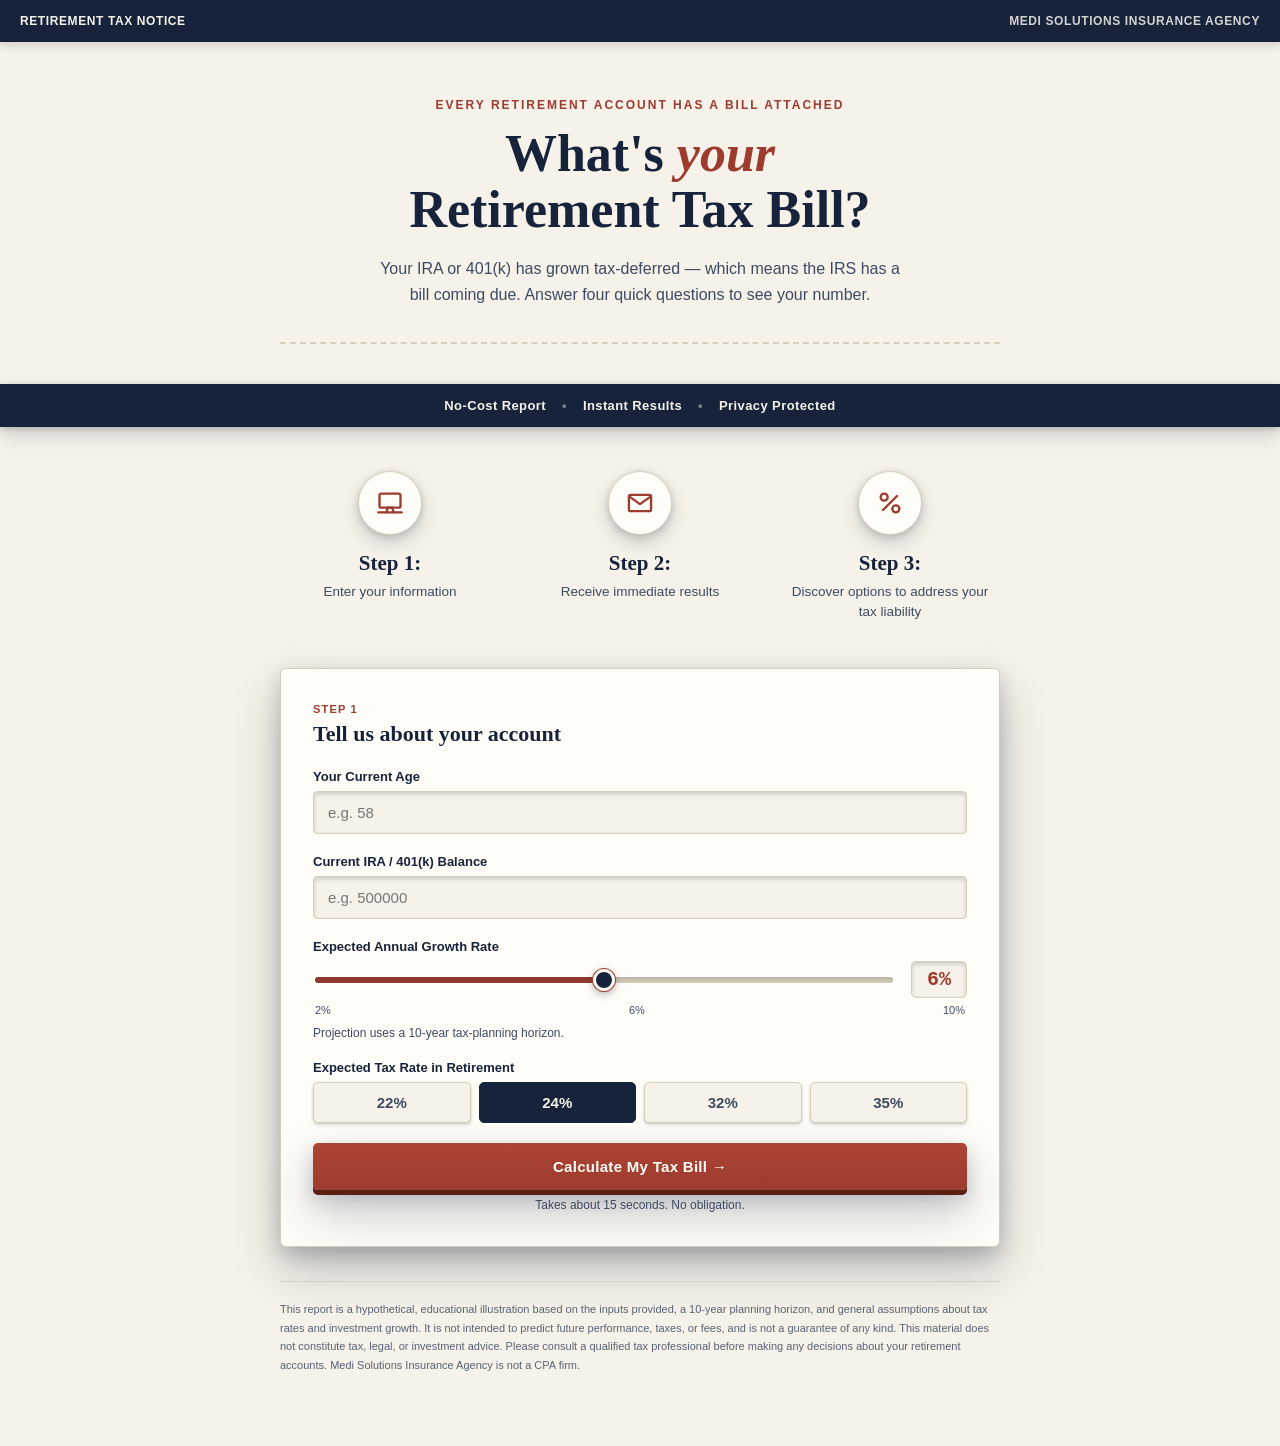
<file: retirement-tax-bill.html>
<!DOCTYPE html>
<html lang="en">
<head>
<meta charset="UTF-8">
<meta name="viewport" content="width=device-width, initial-scale=1.0">
<title>Your Retirement Tax Bill</title>
<style>
/* ============================================================
   BRANDING — edit these to re-theme the whole page
   ============================================================ */
:root{
  --ink:        #16233b;   /* primary dark navy — headlines, stamp */
  --ink-soft:   #3c4a63;   /* secondary text */
  --paper:      #f6f2e9;   /* page background — aged paper */
  --paper-2:    #efe9db;   /* card background */
  --line:       #d8cfba;   /* hairline rules */
  --accent:     #9c3b2e;   /* brick-red accent — stamp ink, CTA */
  --accent-2:   #c98a1c;   /* amber — secondary accent */
  --white:      #fffdf8;
  --shadow-sm:  0 2px 4px rgba(22,35,59,.12), 0 1px 2px rgba(22,35,59,.14);
  --shadow-md:  0 8px 18px rgba(22,35,59,.18), 0 2px 6px rgba(22,35,59,.16);
  --shadow-lg:  0 22px 48px rgba(22,35,59,.26), 0 8px 18px rgba(22,35,59,.18);
  --shadow-xl:  0 30px 64px rgba(22,35,59,.34), 0 10px 24px rgba(22,35,59,.22);
  --shadow-inset: inset 0 2px 4px rgba(22,35,59,.20);
}

*{box-sizing:border-box;}
html,body{margin:0;padding:0;}
body{
  background:var(--paper);
  color:var(--ink);
  font-family:"IBM Plex Sans",Arial,sans-serif;
  -webkit-font-smoothing:antialiased;
}
.serif{ font-family:"Lora","Georgia",serif; }
.mono{ font-family:"IBM Plex Mono","Courier New",monospace; }

a{color:inherit;}

.wrap{max-width:760px;margin:0 auto;padding:0 20px 70px;}

/* ---- Notice header bar ---- */
.notice-bar{
  background:var(--ink);
  color:var(--paper);
  padding:14px 20px;
  display:flex;
  justify-content:space-between;
  align-items:center;
  font-size:12px;
  letter-spacing:.6px;
  text-transform:uppercase;
  font-weight:600;
  box-shadow:0 3px 10px rgba(22,35,59,.18);
  position:relative;
  z-index:2;
}
.notice-bar span.agency{ opacity:.85; }

.hero{
  padding:56px 0 34px;
  text-align:center;
  border-bottom:2px dashed var(--line);
  margin-bottom:40px;
}
.hero .eyebrow{
  font-size:12px;
  letter-spacing:2px;
  text-transform:uppercase;
  color:var(--accent);
  font-weight:700;
  margin-bottom:14px;
}
.hero h1{
  font-size:clamp(32px,6vw,52px);
  line-height:1.08;
  margin:0 0 18px;
  font-weight:600;
  color:var(--ink);
}
.hero h1 em{ font-style:italic; color:var(--accent); }
.hero p{
  font-size:16px;
  color:var(--ink-soft);
  max-width:520px;
  margin:0 auto;
  line-height:1.6;
}

/* ---- Trust bar ---- */
.trust-bar{
  background:var(--ink);
  color:var(--paper);
  text-align:center;
  padding:14px 20px;
  font-size:13px;
  font-weight:700;
  letter-spacing:.4px;
  width:100vw;
  margin-left:calc(50% - 50vw);
  margin-right:calc(50% - 50vw);
  margin-bottom:44px;
  box-shadow:var(--shadow-md);
}
.trust-bar span.dot{ margin:0 16px; opacity:.45; }
.trust-bar span.item{ display:inline-flex; align-items:center; gap:6px; }

/* ---- How it works / steps ---- */
.steps{
  display:grid;
  grid-template-columns:repeat(3,1fr);
  gap:30px;
  margin:0 0 46px;
  text-align:center;
}
@media (max-width:600px){ .steps{ grid-template-columns:1fr; gap:34px; } }
.step-icon{
  width:64px;
  height:64px;
  margin:0 auto 16px;
  border-radius:50%;
  background:var(--white);
  border:1px solid var(--line);
  display:flex;
  align-items:center;
  justify-content:center;
  color:var(--accent);
  box-shadow:var(--shadow-md);
  transition:transform .18s ease, box-shadow .18s ease;
}
.step:hover .step-icon{
  transform:translateY(-4px) scale(1.06);
  box-shadow:var(--shadow-xl);
}
.step-icon svg{ width:28px; height:28px; }
.step h3{
  font-family:"Lora","Georgia",serif;
  font-size:21px;
  font-weight:600;
  color:var(--ink);
  margin:0 0 6px;
}
.step p{
  font-size:13.5px;
  color:var(--ink-soft);
  line-height:1.5;
  margin:0;
  max-width:200px;
  margin-left:auto;
  margin-right:auto;
}

/* ---- Form card ---- */
.card{
  background:var(--white);
  border:1px solid var(--line);
  border-radius:6px;
  padding:34px 32px;
  margin-bottom:34px;
  box-shadow:var(--shadow-lg);
}
.card-label{
  font-size:11px;
  letter-spacing:1.2px;
  text-transform:uppercase;
  color:var(--accent);
  font-weight:700;
  margin-bottom:6px;
}
.card h2{
  font-size:22px;
  margin:0 0 22px;
  font-weight:600;
}
.field{ margin-bottom:20px; }
.field label{
  display:block;
  font-size:13px;
  font-weight:600;
  color:var(--ink);
  margin-bottom:7px;
}
.field input[type="number"],
.field input[type="text"],
.field input[type="email"],
.field input[type="tel"]{
  width:100%;
  padding:12px 14px;
  font-size:15px;
  font-family:inherit;
  border:1px solid var(--line);
  border-radius:4px;
  background:var(--paper);
  color:var(--ink);
  box-shadow:var(--shadow-inset);
  transition:transform .18s ease, box-shadow .18s ease, border-color .18s ease, background .18s ease;
}
.field input:hover{
  transform:translateY(-2px) scale(1.015);
  background:var(--white);
  box-shadow:var(--shadow-md);
}
.field input:focus{
  outline:none;
  border-color:var(--accent);
  background:var(--white);
  transform:translateY(-3px) scale(1.02);
  box-shadow:var(--shadow-lg), 0 0 0 3px rgba(156,59,46,.18);
}
.rate-group{ display:flex; gap:8px; flex-wrap:wrap; }
.slider-row{ display:flex; align-items:center; gap:16px; margin-top:6px; }
.slider-value{
  min-width:56px;
  text-align:center;
  font-family:"IBM Plex Mono",monospace;
  font-size:20px;
  font-weight:700;
  color:var(--accent);
  background:var(--paper);
  border:1px solid var(--line);
  border-radius:5px;
  padding:6px 4px;
  box-shadow:var(--shadow-inset);
}
input[type="range"]{
  flex:1;
  -webkit-appearance:none;
  appearance:none;
  height:6px;
  border-radius:3px;
  background:linear-gradient(to right, var(--accent) 0%, var(--accent) 50%, var(--line) 50%, var(--line) 100%);
  outline:none;
  box-shadow:var(--shadow-inset);
}
input[type="range"]::-webkit-slider-thumb{
  -webkit-appearance:none;
  appearance:none;
  width:22px;
  height:22px;
  border-radius:50%;
  background:var(--ink);
  border:3px solid var(--white);
  box-shadow:0 0 0 1px var(--accent), 0 3px 8px rgba(22,35,59,.35);
  cursor:pointer;
  margin-top:0;
  transition:transform .1s ease;
}
input[type="range"]::-webkit-slider-thumb:active{ transform:scale(1.12); }
input[type="range"]::-moz-range-thumb{
  width:22px;
  height:22px;
  border-radius:50%;
  background:var(--ink);
  border:3px solid var(--white);
  box-shadow:0 0 0 1px var(--accent), 0 3px 8px rgba(22,35,59,.35);
  cursor:pointer;
}
input[type="range"]::-moz-range-track{
  height:6px;
  border-radius:3px;
  background:var(--line);
}
.slider-ticks{
  display:flex;
  justify-content:space-between;
  font-size:11px;
  color:var(--ink-soft);
  margin-top:6px;
  padding:0 2px;
}
.rate-btn{
  flex:1;
  min-width:64px;
  padding:11px 10px;
  text-align:center;
  border:1px solid var(--line);
  background:var(--paper);
  border-radius:5px;
  cursor:pointer;
  font-weight:700;
  font-size:15px;
  color:var(--ink-soft);
  box-shadow:var(--shadow-sm);
  transition:transform .15s ease, box-shadow .15s ease, background .15s ease;
}
.rate-btn:hover{
  transform:translateY(-4px) scale(1.05);
  box-shadow:var(--shadow-xl);
  background:var(--white);
}
.rate-btn.active{
  background:var(--ink);
  border-color:var(--ink);
  color:var(--paper);
  box-shadow:var(--shadow-inset), 0 1px 0 rgba(255,255,255,.06);
  transform:translateY(0) scale(1);
}
.rate-btn.active:hover{
  transform:translateY(-2px) scale(1.03);
  box-shadow:var(--shadow-lg);
}

.btn{
  display:inline-block;
  width:100%;
  padding:15px 20px;
  background:linear-gradient(180deg, #ad4535 0%, var(--accent) 100%);
  color:var(--white);
  border:none;
  border-radius:5px;
  font-family:inherit;
  font-size:15px;
  font-weight:700;
  letter-spacing:.3px;
  cursor:pointer;
  text-align:center;
  box-shadow:0 5px 0 #5c1e14, var(--shadow-lg);
  transition:transform .12s ease, box-shadow .12s ease;
}
.btn:hover{
  filter:brightness(1.06);
  transform:translateY(-3px);
  box-shadow:0 8px 0 #5c1e14, var(--shadow-xl);
}
.btn:active{
  transform:translateY(3px);
  box-shadow:0 2px 0 #5c1e14, var(--shadow-sm);
}
.btn.secondary{
  background:transparent;
  border:1.5px solid var(--ink);
  color:var(--ink);
  box-shadow:none;
}
.btn.secondary:hover{ box-shadow:var(--shadow-md); transform:translateY(-2px); }
.btn.secondary:active{ box-shadow:var(--shadow-inset); transform:translateY(0); }
.helptext{ font-size:12px; color:var(--ink-soft); margin-top:8px; text-align:center; }

/* ---- Result / stamped bill ---- */
.bill{
  position:relative;
  background:var(--white);
  border:1px solid var(--line);
  border-radius:6px;
  padding:0;
  margin-bottom:34px;
  overflow:hidden;
  display:none;
  box-shadow:var(--shadow-lg);
}
.bill-head{
  background:var(--ink);
  color:var(--paper);
  padding:16px 28px;
  display:flex;
  justify-content:space-between;
  font-size:12px;
  letter-spacing:1px;
  text-transform:uppercase;
  font-weight:700;
}
.bill-body{ padding:32px 32px 30px; position:relative; }
.bill-row{
  display:flex;
  justify-content:space-between;
  padding:12px 0;
  border-bottom:1px solid var(--line);
  font-size:14.5px;
}
.bill-row span:first-child{ color:var(--ink-soft); }
.bill-row span:last-child{ font-weight:700; }
.bill-total{
  margin-top:18px;
  padding-top:18px;
  border-top:2px solid var(--ink);
  display:flex;
  justify-content:space-between;
  align-items:baseline;
}
.bill-total .label{ font-size:15px; font-weight:700; }
.bill-total .amount{
  font-size:40px;
  font-weight:700;
  color:var(--accent);
}

.locked-veil{
  position:absolute; inset:0;
  backdrop-filter:blur(7px);
  background:rgba(246,242,233,.35);
  display:flex;
  align-items:center;
  justify-content:center;
  z-index:5;
}
.stamp{
  position:absolute;
  top:38%; left:50%;
  transform:translate(-50%,-50%) rotate(-9deg);
  border:4px solid var(--accent);
  color:var(--accent);
  font-family:"IBM Plex Mono",monospace;
  font-weight:700;
  font-size:15px;
  letter-spacing:2px;
  text-transform:uppercase;
  padding:10px 18px;
  border-radius:6px;
  opacity:.85;
  pointer-events:none;
  z-index:6;
  white-space:nowrap;
  box-shadow:0 6px 16px rgba(156,59,46,.25);
}

.gate{
  background:var(--white);
  border:1px solid var(--line);
  border-radius:6px;
  padding:30px 28px;
  margin-bottom:34px;
  box-shadow:var(--shadow-lg);
}
.gate h3{ font-size:18px; margin:0 0 6px; }
.gate p{ font-size:13.5px; color:var(--ink-soft); margin:0 0 20px; line-height:1.55; }
.gate-grid{ display:grid; grid-template-columns:1fr 1fr; gap:14px 16px; margin-bottom:18px; }
.gate-grid .full{ grid-column:1 / -1; }
@media (max-width:480px){ .gate-grid{ grid-template-columns:1fr; } }

.comparison{ display:grid; grid-template-columns:1fr 1fr; gap:16px; margin-top:8px; }
@media (max-width:520px){ .comparison{ grid-template-columns:1fr; } }
.comp-col{ border:1px solid var(--line); border-radius:6px; padding:18px; box-shadow:var(--shadow-md); transition:transform .18s ease, box-shadow .18s ease; }
.comp-col:hover{ transform:translateY(-6px) scale(1.02); box-shadow:var(--shadow-xl); }
.comp-col.deferred{ background:#fbf1ee; border-color:#e6c3ba; }
.comp-col.free{ background:#f0f6ee; border-color:#c8dcc0; }
.comp-col .tag{ font-size:11px; text-transform:uppercase; letter-spacing:.8px; font-weight:700; margin-bottom:8px; }
.comp-col.deferred .tag{ color:var(--accent); }
.comp-col.free .tag{ color:#3f6e33; }
.comp-col .big{ font-size:26px; font-weight:700; }
.comp-col.deferred .big{ color:var(--accent); }
.comp-col.free .big{ color:#3f6e33; }
.comp-col p{ font-size:12px; color:var(--ink-soft); margin:8px 0 0; line-height:1.5; }

.cta{
  text-align:center;
  padding:36px 28px;
  background:linear-gradient(180deg, #1c2c48 0%, var(--ink) 100%);
  color:var(--paper);
  border-radius:6px;
  margin-bottom:34px;
  box-shadow:var(--shadow-lg);
}
.cta h3{ font-size:22px; margin:0 0 10px; font-weight:600; }
.cta p{ font-size:14px; opacity:.85; margin:0 0 22px; }
.cta .btn{ max-width:320px; margin:0 auto; }
.cta .phone{ margin-top:14px; font-size:14px; opacity:.9; }

.disclosure{
  font-size:11px;
  color:var(--ink-soft);
  line-height:1.7;
  border-top:1px solid var(--line);
  padding-top:18px;
  opacity:.85;
}
.status-msg{ font-size:12px; margin-top:10px; text-align:center; min-height:16px; }
</style>
</head>
<body>

<div class="notice-bar">
  <span>Retirement Tax Notice</span>
  <span class="agency" id="agencyBarName">Medi Solutions Insurance Agency</span>
</div>

<div class="wrap">

  <div class="hero">
    <div class="eyebrow">Every retirement account has a bill attached</div>
    <h1 class="serif">What's <em>your</em><br>Retirement Tax Bill?</h1>
    <p>Your IRA or 401(k) has grown tax-deferred — which means the IRS has a bill coming due. Answer four quick questions to see your number.</p>
  </div>

  <div class="trust-bar">
    <span class="item">No-Cost Report</span><span class="dot">•</span><span class="item">Instant Results</span><span class="dot">•</span><span class="item">Privacy Protected</span>
  </div>

  <div class="steps">
    <div class="step">
      <div class="step-icon">
        <svg viewBox="0 0 24 24" fill="none" stroke="currentColor" stroke-width="2" stroke-linecap="round" stroke-linejoin="round"><rect x="3" y="4" width="18" height="12" rx="1.5"/><path d="M2 20h20"/><path d="M9 20l1-4h4l1 4"/></svg>
      </div>
      <h3 class="serif">Step 1:</h3>
      <p>Enter your information</p>
    </div>
    <div class="step">
      <div class="step-icon">
        <svg viewBox="0 0 24 24" fill="none" stroke="currentColor" stroke-width="2" stroke-linecap="round" stroke-linejoin="round"><rect x="2.5" y="5" width="19" height="14" rx="1.5"/><path d="M3 6.5l9 6.5 9-6.5"/></svg>
      </div>
      <h3 class="serif">Step 2:</h3>
      <p>Receive immediate results</p>
    </div>
    <div class="step">
      <div class="step-icon">
        <svg viewBox="0 0 24 24" fill="none" stroke="currentColor" stroke-width="2" stroke-linecap="round" stroke-linejoin="round"><circle cx="7" cy="7" r="3"/><circle cx="17" cy="17" r="3"/><path d="M18 6L6 18"/></svg>
      </div>
      <h3 class="serif">Step 3:</h3>
      <p>Discover options to address your tax liability</p>
    </div>
  </div>

  <div class="card">
    <div class="card-label">Step 1</div>
    <h2 class="serif">Tell us about your account</h2>

    <div class="field">
      <label for="rtbAge">Your Current Age</label>
      <input type="number" id="rtbAge" placeholder="e.g. 58" min="18" max="90">
    </div>

    <div class="field">
      <label for="rtbBalance">Current IRA / 401(k) Balance</label>
      <input type="number" id="rtbBalance" placeholder="e.g. 500000" min="0">
    </div>

    <div class="field">
      <label for="rtbGrowthSlider">Expected Annual Growth Rate</label>
      <div class="slider-row">
        <input type="range" id="rtbGrowthSlider" min="2" max="10" step="0.5" value="6">
        <div class="slider-value" id="rtbGrowthSliderValue">6%</div>
      </div>
      <div class="slider-ticks"><span>2%</span><span>6%</span><span>10%</span></div>
      <div class="helptext" style="text-align:left;margin-top:10px;">Projection uses a 10-year tax-planning horizon.</div>
    </div>

    <div class="field">
      <label for="rtbTaxRate">Expected Tax Rate in Retirement</label>
      <div class="rate-group">
        <div class="rate-btn" data-taxrate="22">22%</div>
        <div class="rate-btn active" data-taxrate="24">24%</div>
        <div class="rate-btn" data-taxrate="32">32%</div>
        <div class="rate-btn" data-taxrate="35">35%</div>
      </div>
    </div>

    <button class="btn" id="rtbCalcBtn" type="button">Calculate My Tax Bill →</button>
    <div class="helptext">Takes about 15 seconds. No obligation.</div>
  </div>

  <div class="bill" id="rtbBill">
    <div class="bill-head"><span>Notice of Estimated Tax Liability</span><span id="rtbBillDate"></span></div>
    <div class="bill-body">
      <div class="bill-row"><span>Projected Account Balance in 10 Years</span><span id="rtbProjBalance">$0</span></div>
      <div class="bill-row"><span>Assumed Growth Rate</span><span id="rtbUsedRate">0%</span></div>
      <div class="bill-row"><span>Assumed Tax Rate in Retirement</span><span id="rtbUsedTax">0%</span></div>
      <div class="bill-total"><span class="label">Your Estimated Retirement Tax Bill</span><span class="amount" id="rtbTaxBill">$0</span></div>

      <div class="locked-veil" id="rtbVeil"></div>
      <div class="stamp" id="rtbStamp">Enter Info Below to Unlock</div>
    </div>
  </div>

  <div class="gate" id="rtbGate" style="display:none;">
    <h3 class="serif">See your full report</h3>
    <p>Enter your name and email to unlock your complete tax breakdown, including how much of that bill could potentially be reduced.</p>
    <div class="gate-grid">
      <div class="field full" style="margin-bottom:0;">
        <label for="rtbFirstName">First Name</label>
        <input type="text" id="rtbFirstName" placeholder="Jane">
      </div>
      <div class="field full" style="margin-bottom:0;">
        <label for="rtbLastName">Last Name</label>
        <input type="text" id="rtbLastName" placeholder="Client">
      </div>
      <div class="field full" style="margin-bottom:0;">
        <label for="rtbEmail">Email</label>
        <input type="email" id="rtbEmail" placeholder="jane@email.com">
      </div>
      <div class="field full" style="margin-bottom:0;">
        <label for="rtbPhone">Phone (optional)</label>
        <input type="tel" id="rtbPhone" placeholder="(555) 555-5555">
      </div>
    </div>
    <button class="btn" id="rtbUnlockBtn" type="button">Unlock My Full Report →</button>
    <div class="status-msg" id="rtbGateStatus"></div>
  </div>

  <div id="rtbFullReport" style="display:none;">
    <div class="card">
      <div class="card-label">Your Full Report</div>
      <h2 class="serif">Two ways this could play out</h2>
      <div class="comparison">
        <div class="comp-col deferred">
          <div class="tag">Stay Tax-Deferred</div>
          <div class="big" id="rtbCompDeferred">$0</div>
          <p>Taxes owed on your full projected balance, due whenever you withdraw — often right when you can least control your tax bracket.</p>
        </div>
        <div class="comp-col free">
          <div class="tag">Explore a Tax-Free Approach</div>
          <div class="big" id="rtbCompFree">$0</div>
          <p>An illustration of the potential tax bill if a portion of this balance were repositioned into a tax-free strategy ahead of retirement.</p>
        </div>
      </div>
    </div>

    <div class="cta">
      <h3 class="serif">Let's see what your options actually are</h3>
      <p>This is a hypothetical estimate — a real conversation can show you what's actually possible for your situation.</p>
      <a class="btn" href="#" id="rtbCtaBtn" target="_blank" rel="noopener">Schedule Your Free Consultation</a>
      <div class="phone">Or call us directly: <strong id="agencyPhoneText">(555) 555-5555</strong></div>
    </div>
  </div>

  <div class="disclosure">
    This report is a hypothetical, educational illustration based on the inputs provided, a 10-year planning horizon, and general assumptions about tax rates and investment growth. It is not intended to predict future performance, taxes, or fees, and is not a guarantee of any kind. This material does not constitute tax, legal, or investment advice. Please consult a qualified tax professional before making any decisions about your retirement accounts. <span id="agencyNameFooter">Medi Solutions Insurance Agency</span> is not a CPA firm.
  </div>

</div>

<script>
(function(){

/* ============================================================
   BRANDING / CONFIG — edit these for your agency
   ============================================================ */
const AGENCY_NAME  = 'Medi Solutions Insurance Agency';
const AGENCY_PHONE = '(555) 555-5555';
const BOOKING_URL  = 'https://calendly.com/your-scheduling-link'; // <-- replace with your real booking link

document.getElementById('agencyBarName').textContent = AGENCY_NAME;
document.getElementById('agencyPhoneText').textContent = AGENCY_PHONE;
document.getElementById('agencyNameFooter').textContent = AGENCY_NAME;
document.getElementById('rtbCtaBtn').href = BOOKING_URL;

/* ============================================================
   Supabase (same project as the internal Hub; anon key only)
   ============================================================ */
const RTB_SUPA_URL = 'https://bjlzwmoogypfefjxvgyt.supabase.co';
const RTB_SUPA_KEY = 'eyJhbGciOiJIUzI1NiIsInR5cCI6IkpXVCJ9.eyJpc3MiOiJzdXBhYmFzZSIsInJlZiI6ImJqbHp3bW9vZ3lwZmVmanh2Z3l0Iiwicm9sZSI6ImFub24iLCJpYXQiOjE3NzM4NjUzNDAsImV4cCI6MjA4OTQ0MTM0MH0.HbYn4njaUvTt8JKqVylzITeeXl7Wh57XdthtFdclGVw';
const RTB_HUB = 'medi';

/* ---- state ---- */
let selectedGrowthRate = 6;
let selectedTaxRate = 24;
let lastCalc = null;

/* ---- growth rate slider wiring ---- */
const rtbGrowthSlider = document.getElementById('rtbGrowthSlider');
const rtbGrowthSliderValue = document.getElementById('rtbGrowthSliderValue');
function rtbUpdateSliderFill(el){
const min = parseFloat(el.min), max = parseFloat(el.max), val = parseFloat(el.value);
const pct = ((val - min) / (max - min)) * 100;
el.style.background = 'linear-gradient(to right, var(--accent) 0%, var(--accent) ' + pct + '%, var(--line) ' + pct + '%, var(--line) 100%)';
}
rtbGrowthSlider.addEventListener('input', function(){
selectedGrowthRate = parseFloat(this.value);
rtbGrowthSliderValue.textContent = selectedGrowthRate + '%';
rtbUpdateSliderFill(this);
});
rtbUpdateSliderFill(rtbGrowthSlider);

document.querySelectorAll('[data-taxrate]').forEach(function(btn){
btn.addEventListener('click', function(){
document.querySelectorAll('[data-taxrate]').forEach(function(b){ b.classList.remove('active'); });
btn.classList.add('active');
selectedTaxRate = parseFloat(btn.dataset.taxrate);
});
});

function fmt(n){
if (n===null||n===undefined||isNaN(n)) return '$0';
return '$' + Math.round(n).toLocaleString('en-US');
}

/* ---- calculate ---- */
document.getElementById('rtbCalcBtn').addEventListener('click', function(){
const age = parseInt(document.getElementById('rtbAge').value, 10);
const balance = parseFloat(document.getElementById('rtbBalance').value);

if (!age || age < 18 || age > 90 || !balance || balance <= 0){
alert('Please enter your current age and current IRA or 401(k) balance.');
return;
}

const years = 10;
const projectedBalance = balance * Math.pow(1 + selectedGrowthRate/100, years);
const taxBill = projectedBalance * (selectedTaxRate/100);
const freeApproachBill = taxBill * 0.35; // illustrative: potential reduction from a tax-free repositioning strategy

lastCalc = {
age: age, planningHorizonYears: years, balance: balance,
growthRate: selectedGrowthRate, taxRate: selectedTaxRate,
projectedBalance: projectedBalance, taxBill: taxBill, freeApproachBill: freeApproachBill
};

document.getElementById('rtbBillDate').textContent = new Date().toLocaleDateString('en-US',{month:'short',day:'numeric',year:'numeric'});
document.getElementById('rtbProjBalance').textContent = fmt(projectedBalance);
document.getElementById('rtbUsedRate').textContent = selectedGrowthRate + '%';
document.getElementById('rtbUsedTax').textContent = selectedTaxRate + '%';
document.getElementById('rtbTaxBill').textContent = fmt(taxBill);

document.getElementById('rtbBill').style.display = 'block';
document.getElementById('rtbGate').style.display = 'block';
document.getElementById('rtbFullReport').style.display = 'none';
document.getElementById('rtbVeil').style.display = 'flex';
document.getElementById('rtbStamp').style.display = 'block';

document.getElementById('rtbBill').scrollIntoView({behavior:'smooth', block:'start'});
});

/* ---- unlock (lead capture) ---- */
document.getElementById('rtbUnlockBtn').addEventListener('click', async function(){
const firstName = document.getElementById('rtbFirstName').value.trim();
const lastName = document.getElementById('rtbLastName').value.trim();
const email = document.getElementById('rtbEmail').value.trim();
const phone = document.getElementById('rtbPhone').value.trim();
const statusEl = document.getElementById('rtbGateStatus');

if (!firstName || !email || !/^[^\s@]+@[^\s@]+\.[^\s@]+$/.test(email)){
statusEl.style.color = '#9c3b2e';
statusEl.textContent = 'Please enter your first name and a valid email.';
return;
}
if (!lastCalc){ return; }

statusEl.style.color = '#3c4a63';
statusEl.textContent = 'Saving…';

try{
await fetch(RTB_SUPA_URL + '/rest/v1/rtb_leads', {
method:'POST',
headers:{'Content-Type':'application/json','apikey':RTB_SUPA_KEY,'Authorization':'Bearer '+RTB_SUPA_KEY,'Prefer':'return=minimal'},
body: JSON.stringify({
hub: RTB_HUB,
first_name: firstName,
last_name: lastName,
email: email,
phone: phone,
inputs: lastCalc,
source_url: window.location.href
})
});
}catch(e){
console.error('[RTB lead save error]', e);
// still unlock the report for the visitor even if the save silently fails
}

document.getElementById('rtbVeil').style.display = 'none';
document.getElementById('rtbStamp').style.display = 'none';
document.getElementById('rtbGate').style.display = 'none';

document.getElementById('rtbCompDeferred').textContent = fmt(lastCalc.taxBill);
document.getElementById('rtbCompFree').textContent = fmt(lastCalc.freeApproachBill);
document.getElementById('rtbFullReport').style.display = 'block';
document.getElementById('rtbFullReport').scrollIntoView({behavior:'smooth', block:'start'});
});

})();
</script>
</body>
</html>
</file>
